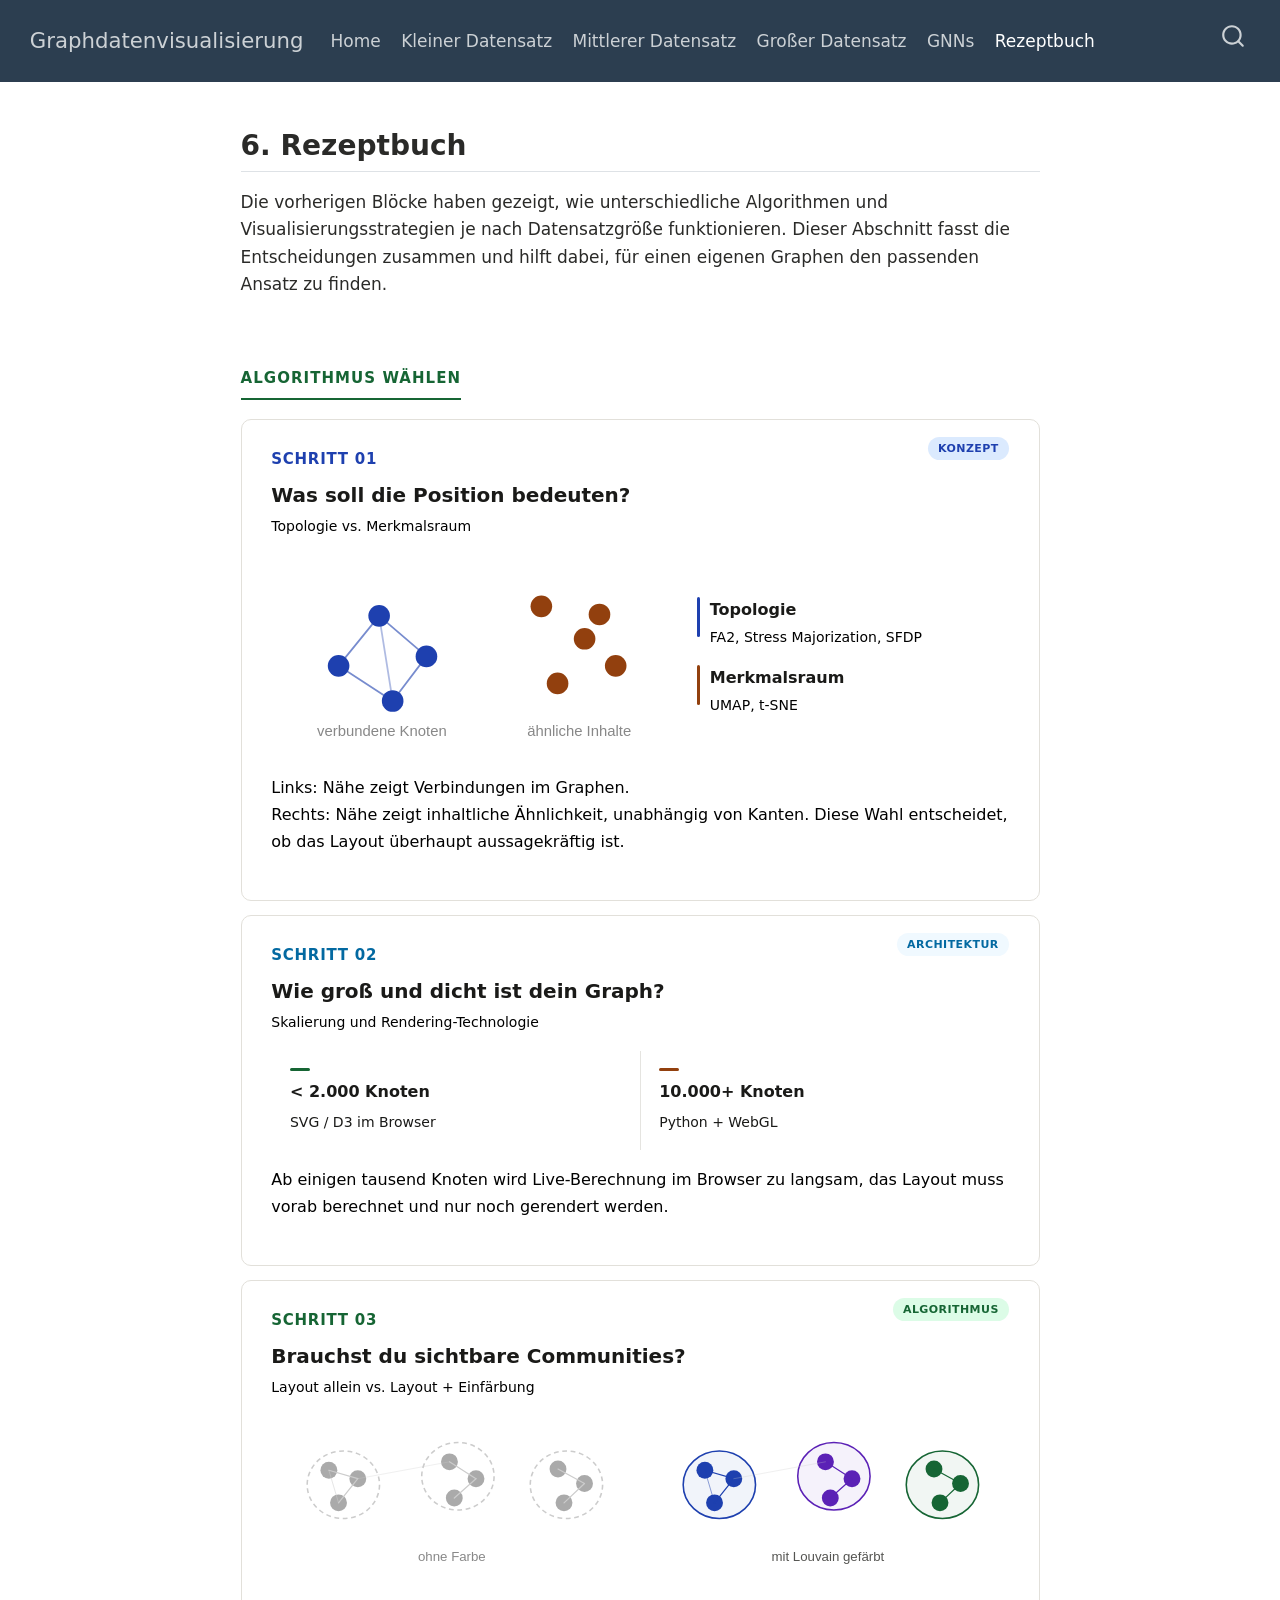
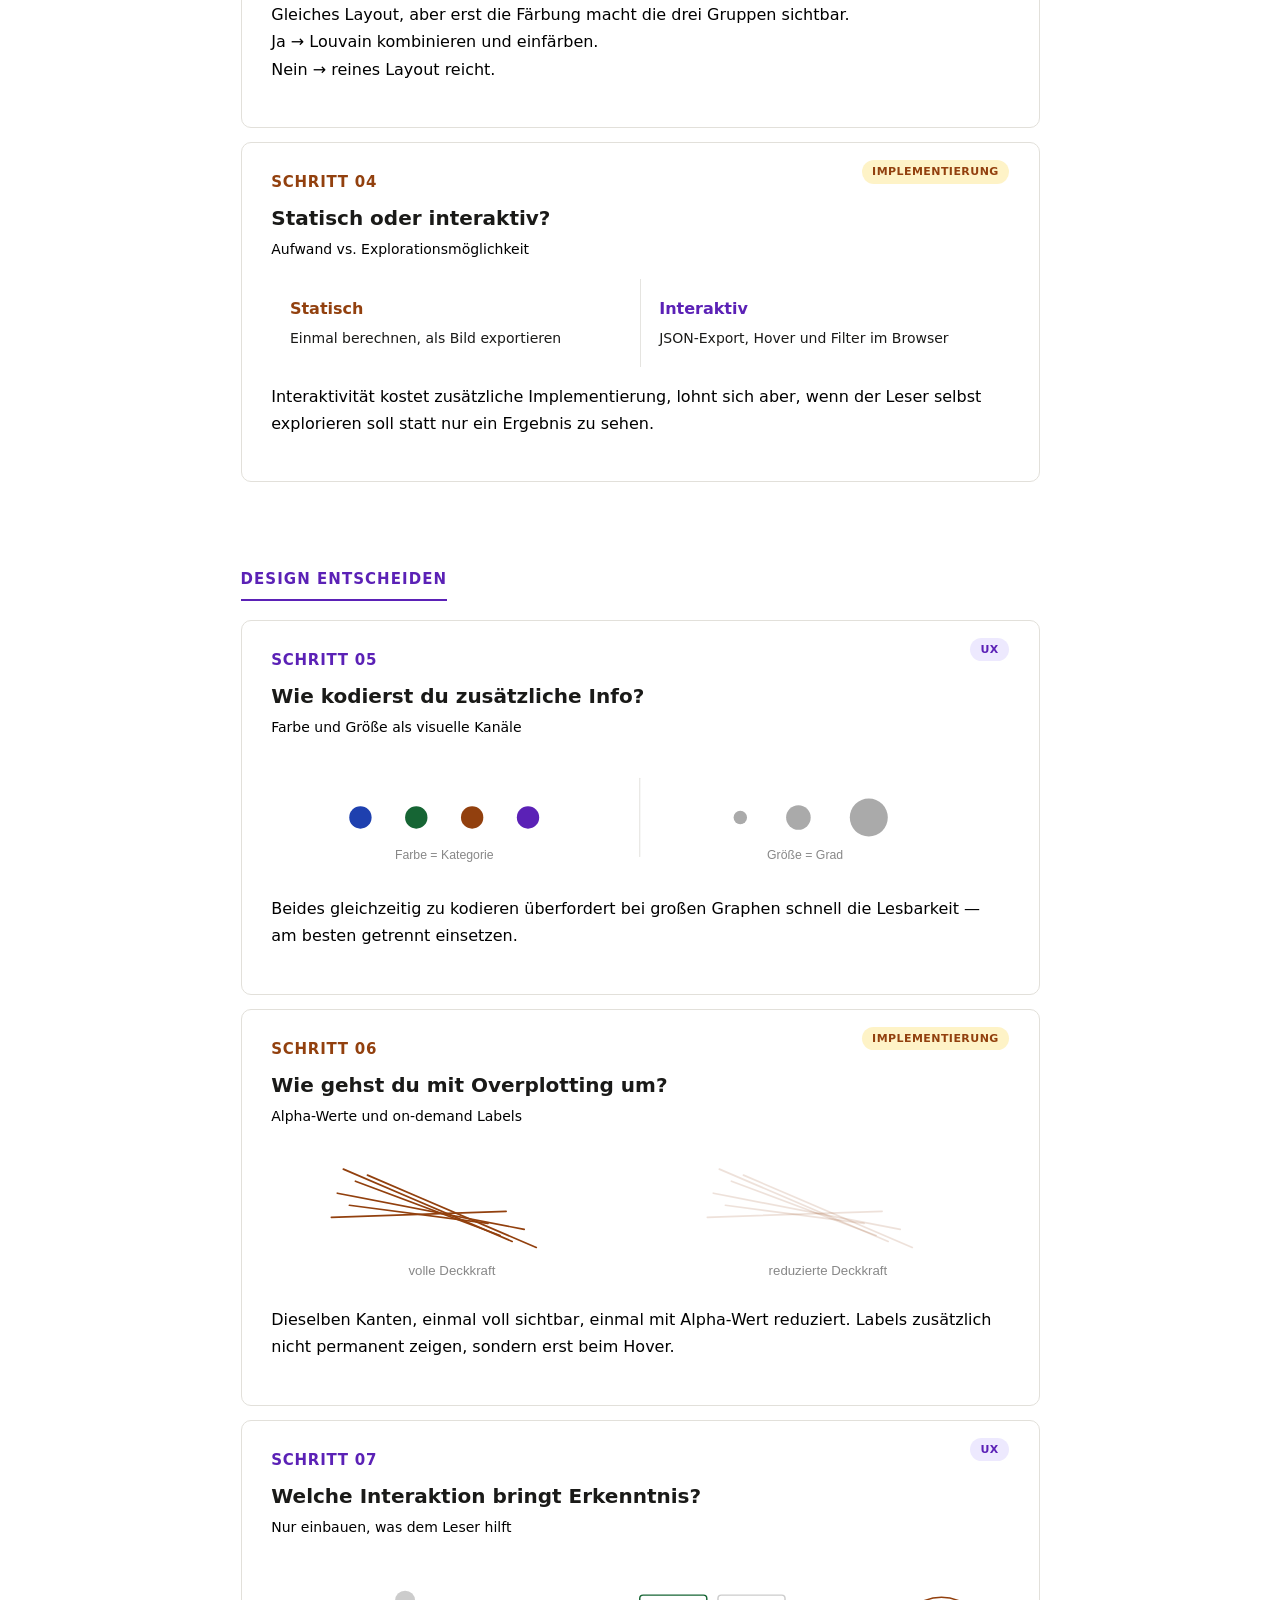
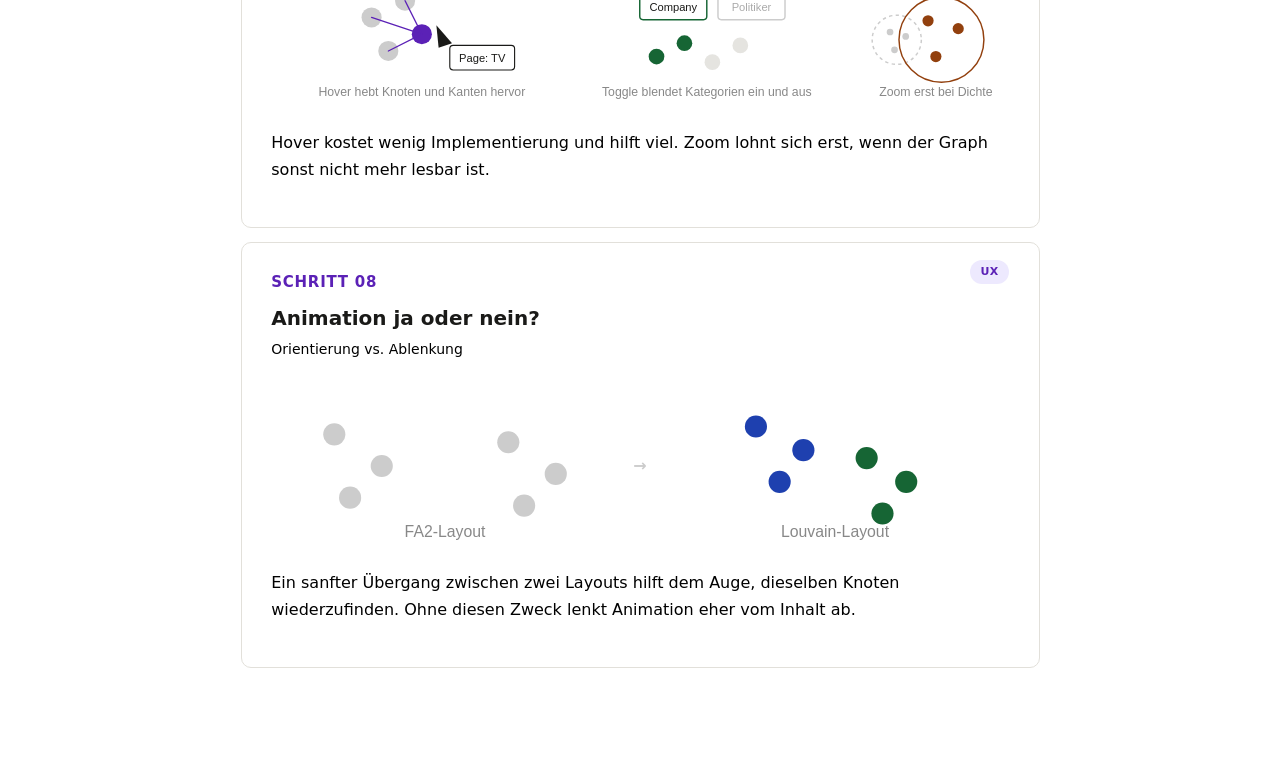
<file: cookbook.html>
<!DOCTYPE html>
<html xmlns="http://www.w3.org/1999/xhtml" lang="en" xml:lang="en"><head>

<meta charset="utf-8">
<meta name="generator" content="quarto-1.9.38">

<meta name="viewport" content="width=device-width, initial-scale=1.0, user-scalable=yes">


<title>cookbook – Graphdatenvisualisierung</title>
<style>
/* Default styles provided by pandoc.
** See https://pandoc.org/MANUAL.html#variables-for-html for config info.
*/
code{white-space: pre-wrap;}
span.smallcaps{font-variant: small-caps;}
div.columns{display: flex; gap: min(4vw, 1.5em);}
div.column{flex: auto; overflow-x: auto;}
div.hanging-indent{margin-left: 1.5em; text-indent: -1.5em;}
ul.task-list{list-style: none;}
ul.task-list li input[type="checkbox"] {
  width: 0.8em;
  margin: 0 0.8em 0.2em -1em; /* quarto-specific, see https://github.com/quarto-dev/quarto-cli/issues/4556 */ 
  vertical-align: middle;
}
</style>


<script src="site_libs/quarto-nav/quarto-nav.js"></script>
<script src="site_libs/quarto-nav/headroom.min.js"></script>
<script src="site_libs/clipboard/clipboard.min.js"></script>
<script src="site_libs/quarto-search/autocomplete.umd.js"></script>
<script src="site_libs/quarto-search/fuse.min.js"></script>
<script src="site_libs/quarto-search/quarto-search.js"></script>
<meta name="quarto:offset" content="./">
<script src="site_libs/quarto-html/quarto.js" type="module"></script>
<script src="site_libs/quarto-html/tabsets/tabsets.js" type="module"></script>
<script src="site_libs/quarto-html/popper.min.js"></script>
<script src="site_libs/quarto-html/tippy.umd.min.js"></script>
<script src="site_libs/quarto-html/anchor.min.js"></script>
<link href="site_libs/quarto-html/tippy.css" rel="stylesheet">
<link href="site_libs/quarto-html/quarto-syntax-highlighting-15634bcf2e68342d4ad2dfa704d543f6.css" rel="stylesheet" id="quarto-text-highlighting-styles">
<script src="site_libs/bootstrap/bootstrap.min.js"></script>
<link href="site_libs/bootstrap/bootstrap-icons.css" rel="stylesheet">
<link href="site_libs/bootstrap/bootstrap-d42e3a450557161d5337326f150af9d1.min.css" rel="stylesheet" append-hash="true" id="quarto-bootstrap" data-mode="light">
<script id="quarto-search-options" type="application/json">{
  "location": "navbar",
  "copy-button": false,
  "collapse-after": 3,
  "panel-placement": "end",
  "type": "overlay",
  "limit": 50,
  "keyboard-shortcut": [
    "f",
    "/",
    "s"
  ],
  "show-item-context": false,
  "language": {
    "search-no-results-text": "No results",
    "search-matching-documents-text": "matching documents",
    "search-copy-link-title": "Copy link to search",
    "search-hide-matches-text": "Hide additional matches",
    "search-more-match-text": "more match in this document",
    "search-more-matches-text": "more matches in this document",
    "search-clear-button-title": "Clear",
    "search-text-placeholder": "",
    "search-detached-cancel-button-title": "Cancel",
    "search-submit-button-title": "Submit",
    "search-label": "Search"
  }
}</script>


<link rel="stylesheet" href="styles.css">
<link rel="stylesheet" href="custom.css">
</head>

<body class="nav-fixed fullcontent quarto-light">

<div id="quarto-search-results"></div>
  <header id="quarto-header" class="headroom fixed-top">
    <nav class="navbar navbar-expand-lg " data-bs-theme="dark">
      <div class="navbar-container container-fluid">
      <div class="navbar-brand-container mx-auto">
    <a class="navbar-brand" href="./index.html">
    <span class="navbar-title">Graphdatenvisualisierung</span>
    </a>
  </div>
            <div id="quarto-search" class="" title="Search"></div>
          <button class="navbar-toggler" type="button" data-bs-toggle="collapse" data-bs-target="#navbarCollapse" aria-controls="navbarCollapse" role="menu" aria-expanded="false" aria-label="Toggle navigation" onclick="if (window.quartoToggleHeadroom) { window.quartoToggleHeadroom(); }">
  <span class="navbar-toggler-icon"></span>
</button>
          <div class="collapse navbar-collapse" id="navbarCollapse">
            <ul class="navbar-nav navbar-nav-scroll me-auto">
  <li class="nav-item">
    <a class="nav-link" href="./index.html"> 
<span class="menu-text">Home</span></a>
  </li>  
  <li class="nav-item">
    <a class="nav-link" href="./small.html"> 
<span class="menu-text">Kleiner Datensatz</span></a>
  </li>  
  <li class="nav-item">
    <a class="nav-link" href="./medium.html"> 
<span class="menu-text">Mittlerer Datensatz</span></a>
  </li>  
  <li class="nav-item">
    <a class="nav-link" href="./big.html"> 
<span class="menu-text">Großer Datensatz</span></a>
  </li>  
  <li class="nav-item">
    <a class="nav-link" href="./gnn.html"> 
<span class="menu-text">GNNs</span></a>
  </li>  
  <li class="nav-item">
    <a class="nav-link active" href="./cookbook.html" aria-current="page"> 
<span class="menu-text">Rezeptbuch</span></a>
  </li>  
</ul>
          </div> <!-- /navcollapse -->
            <div class="quarto-navbar-tools">
</div>
      </div> <!-- /container-fluid -->
    </nav>
</header>
<!-- content -->
<div id="quarto-content" class="quarto-container page-columns page-rows-contents page-layout-article page-navbar">
<!-- sidebar -->
<!-- margin-sidebar -->
    
<!-- main -->
<main class="content" id="quarto-document-content"><header id="title-block-header" class="quarto-title-block"></header>




<section id="rezeptbuch" class="level2">
<h2 class="anchored" data-anchor-id="rezeptbuch">6. Rezeptbuch</h2>
<p>Die vorherigen Blöcke haben gezeigt, wie unterschiedliche Algorithmen und Visualisierungsstrategien je nach Datensatzgröße funktionieren. Dieser Abschnitt fasst die Entscheidungen zusammen und hilft dabei, für einen eigenen Graphen den passenden Ansatz zu finden.</p>
<style>
.rzb-label {
  font-size: 15px;
  font-weight: 700;
  text-transform: uppercase;
  letter-spacing: 0.07em;
  margin: 3rem 0 1.1rem;
  padding-bottom: 8px;
  border-bottom: 2px solid;
  display: inline-block;
}
.rzb-stack {
  display: flex;
  flex-direction: column;
  gap: 14px;
  margin-bottom: 2rem;
}
.rzb-card {
  border: 1px solid #e2e0da;
  border-radius: 10px;
  background: #fff;
  padding: 1.6rem 1.75rem;
  position: relative;
}
.rzb-head {
  display: flex;
  align-items: center;
  gap: 10px;
  margin-bottom: 8px;
}
.rzb-num {
  font-size: 15px;
  font-weight: 700;
  letter-spacing: 0.05em;
  text-transform: uppercase;
  margin: 0;
}
.rzb-tag {
  font-size: 11px;
  font-weight: 700;
  text-transform: uppercase;
  letter-spacing: 0.04em;
  padding: 3px 10px;
  border-radius: 999px;
  display: inline-block;
  position: absolute;
  top: 1rem;
  right: 1.75rem;
}
.tag-konzept{background:#dbeafe;color:#1e40af}
.tag-algo{background:#dcfce7;color:#166534}
.tag-impl{background:#fef3c7;color:#92400e}
.tag-ux{background:#ede9fe;color:#5b21b6}
.tag-arch{background:#f0f9ff;color:#0369a1}
.rzb-title {
  font-size: 20px;
  font-weight: 600;
  margin: 0 0 4px;
  color: #1a1a18;
}
.rzb-sub {
  font-size: 14px;
  color: #000000;
  margin: 0 0 18px;
}
.rzb-note {
  font-size: 16px;
  color: #000000;
  line-height: 1.7;
  margin-top: 16px;
}
.rzb-svg {
  display: block;
  background: #fff;
}
.rzb-grid2 {
  display: grid;
  grid-template-columns: 1fr 1fr;
  gap: 1px;
  background: #e5e4e0;
}
.rzb-grid2 > div {
  background: #fff;
  padding: 1rem 1.1rem;
}
.rzb-bar {
  width: 20px;
  height: 3px;
  border-radius: 2px;
  margin-bottom: 8px;
}
</style>

<p class="rzb-label" style="color:#166534; border-color:#166534;">Algorithmus wählen</p>
<div class="rzb-stack">

<div class="rzb-card">
  <div class="rzb-head">
    <p class="rzb-num" style="color:#1e40af;">Schritt 01</p>
    <span class="tag-konzept rzb-tag">Konzept</span>
  </div>
  <p class="rzb-title">Was soll die Position bedeuten?</p>
  <p class="rzb-sub">Topologie vs. Merkmalsraum</p>
  <div style="display: grid; grid-template-columns: 1.3fr 1fr; gap: 20px; align-items: center;">
    <svg width="100%" viewbox="0 0 300 150" class="rzb-svg">
      <line x1="80" y1="45" x2="50" y2="82" stroke="#1e40af" stroke-width="1.3" opacity="0.6"></line>
      <line x1="80" y1="45" x2="115" y2="75" stroke="#1e40af" stroke-width="1.3" opacity="0.6"></line>
      <line x1="50" y1="82" x2="90" y2="108" stroke="#1e40af" stroke-width="1.3" opacity="0.6"></line>
      <line x1="115" y1="75" x2="90" y2="108" stroke="#1e40af" stroke-width="1.3" opacity="0.6"></line>
      <line x1="80" y1="45" x2="90" y2="108" stroke="#1e40af" stroke-width="1.3" opacity="0.35"></line>
      <circle cx="80" cy="45" r="8" fill="#1e40af"></circle>
      <circle cx="50" cy="82" r="8" fill="#1e40af"></circle>
      <circle cx="115" cy="75" r="8" fill="#1e40af"></circle>
      <circle cx="90" cy="108" r="8" fill="#1e40af"></circle>
      <circle cx="200" cy="38" r="8" fill="#92400e"></circle>
      <circle cx="232" cy="62" r="8" fill="#92400e"></circle>
      <circle cx="212" cy="95" r="8" fill="#92400e"></circle>
      <circle cx="255" cy="82" r="8" fill="#92400e"></circle>
      <circle cx="243" cy="44" r="8" fill="#92400e"></circle>
      <text x="82" y="134" text-anchor="middle" font-size="11" fill="#888" font-family="Arial, sans-serif">verbundene Knoten</text>
      <text x="228" y="134" text-anchor="middle" font-size="11" fill="#888" font-family="Arial, sans-serif">ähnliche Inhalte</text>
    </svg>
    <div style="display: flex; flex-direction: column; gap: 16px;">
      <div style="display: flex; align-items: flex-start; gap: 10px;">
        <div style="width: 3px; height: 40px; background: #1e40af; border-radius: 2px; flex-shrink: 0;"></div>
        <div>
          <p style="margin: 0; font-size: 16px; font-weight: 600; color: #1a1a18;">Topologie</p>
          <p style="margin: 4px 0 0; font-size: 14px; color: #000000;">FA2, Stress Majorization, SFDP</p>
        </div>
      </div>
      <div style="display: flex; align-items: flex-start; gap: 10px;">
        <div style="width: 3px; height: 40px; background: #92400e; border-radius: 2px; flex-shrink: 0;"></div>
        <div>
          <p style="margin: 0; font-size: 16px; font-weight: 600; color: #1a1a18;">Merkmalsraum</p>
          <p style="margin: 4px 0 0; font-size: 14px; color: #000000;">UMAP, t-SNE</p>
        </div>
      </div>
    </div>
  </div>
  <p class="rzb-note">Links: Nähe zeigt Verbindungen im Graphen. <br> Rechts: Nähe zeigt inhaltliche Ähnlichkeit, unabhängig von Kanten. Diese Wahl entscheidet, ob das Layout überhaupt aussagekräftig ist.</p>
</div>

<div class="rzb-card">
  <div class="rzb-head">
    <p class="rzb-num" style="color:#0369a1;">Schritt 02</p>
    <span class="tag-arch rzb-tag">Architektur</span>
  </div>
  <p class="rzb-title">Wie groß und dicht ist dein Graph?</p>
  <p class="rzb-sub">Skalierung und Rendering-Technologie</p>
  <div class="rzb-grid2">
    <div>
      <div class="rzb-bar" style="background:#166534;"></div>
      <p style="margin:0; font-size:16px; font-weight:600; color:#1a1a18;">&lt; 2.000 Knoten</p>
      <p style="margin:6px 0 0; font-size:14px; color:#1a1a18;">SVG / D3 im Browser</p>
    </div>
    <div>
      <div class="rzb-bar" style="background:#92400e;"></div>
      <p style="margin:0; font-size:16px; font-weight:600; color:#1a1a18;">10.000+ Knoten</p>
      <p style="margin:6px 0 0; font-size:14px; color:#1a1a18;">Python + WebGL</p>
    </div>
  </div>
  <p class="rzb-note">Ab einigen tausend Knoten wird Live-Berechnung im Browser zu langsam, das Layout muss vorab berechnet und nur noch gerendert werden.</p>
</div>

<div class="rzb-card">
  <div class="rzb-head">
    <p class="rzb-num" style="color:#166534;">Schritt 03</p>
    <span class="tag-algo rzb-tag">Algorithmus</span>
  </div>
  <p class="rzb-title">Brauchst du sichtbare Communities?</p>
  <p class="rzb-sub">Layout allein vs. Layout + Einfärbung</p>
  <div style="display: grid; grid-template-columns: 1fr 1fr; gap: 14px;">
    <svg width="100%" viewbox="0 0 300 140" class="rzb-svg">
      <ellipse cx="60" cy="57" rx="30" ry="28" fill="none" stroke="#ccc" stroke-width="1.3" stroke-dasharray="4 3"></ellipse>
      <circle cx="48" cy="45" r="7" fill="#aaa"></circle>
      <circle cx="72" cy="52" r="7" fill="#aaa"></circle>
      <circle cx="56" cy="72" r="7" fill="#aaa"></circle>
      <line x1="48" y1="45" x2="72" y2="52" stroke="#ccc" stroke-width="1"></line>
      <line x1="72" y1="52" x2="56" y2="72" stroke="#ccc" stroke-width="1"></line>
      <line x1="48" y1="45" x2="56" y2="72" stroke="#ccc" stroke-width="0.8" opacity="0.5"></line>
      <ellipse cx="155" cy="50" rx="30" ry="28" fill="none" stroke="#ccc" stroke-width="1.3" stroke-dasharray="4 3"></ellipse>
      <circle cx="148" cy="38" r="7" fill="#aaa"></circle>
      <circle cx="170" cy="52" r="7" fill="#aaa"></circle>
      <circle cx="152" cy="68" r="7" fill="#aaa"></circle>
      <line x1="148" y1="38" x2="170" y2="52" stroke="#ccc" stroke-width="1"></line>
      <line x1="170" y1="52" x2="152" y2="68" stroke="#ccc" stroke-width="1"></line>
      <ellipse cx="245" cy="57" rx="30" ry="28" fill="none" stroke="#ccc" stroke-width="1.3" stroke-dasharray="4 3"></ellipse>
      <circle cx="238" cy="44" r="7" fill="#aaa"></circle>
      <circle cx="260" cy="56" r="7" fill="#aaa"></circle>
      <circle cx="243" cy="72" r="7" fill="#aaa"></circle>
      <line x1="238" y1="44" x2="260" y2="56" stroke="#ccc" stroke-width="1"></line>
      <line x1="260" y1="56" x2="243" y2="72" stroke="#ccc" stroke-width="1"></line>
      <line x1="72" y1="52" x2="148" y2="38" stroke="#ccc" stroke-width="0.8" opacity="0.3"></line>
      <text x="150" y="120" text-anchor="middle" font-size="11" fill="#888" font-family="Arial, sans-serif">ohne Farbe</text>
    </svg>
    <svg width="100%" viewbox="0 0 300 140" class="rzb-svg">
      <ellipse cx="60" cy="57" rx="30" ry="28" fill="rgba(30,64,175,0.06)" stroke="#1e40af" stroke-width="1.3"></ellipse>
      <circle cx="48" cy="45" r="7" fill="#1e40af"></circle>
      <circle cx="72" cy="52" r="7" fill="#1e40af"></circle>
      <circle cx="56" cy="72" r="7" fill="#1e40af"></circle>
      <line x1="48" y1="45" x2="72" y2="52" stroke="#1e40af" stroke-width="1"></line>
      <line x1="72" y1="52" x2="56" y2="72" stroke="#1e40af" stroke-width="1"></line>
      <line x1="48" y1="45" x2="56" y2="72" stroke="#1e40af" stroke-width="0.8" opacity="0.5"></line>
      <ellipse cx="155" cy="50" rx="30" ry="28" fill="rgba(91,33,182,0.06)" stroke="#5b21b6" stroke-width="1.3"></ellipse>
      <circle cx="148" cy="38" r="7" fill="#5b21b6"></circle>
      <circle cx="170" cy="52" r="7" fill="#5b21b6"></circle>
      <circle cx="152" cy="68" r="7" fill="#5b21b6"></circle>
      <line x1="148" y1="38" x2="170" y2="52" stroke="#5b21b6" stroke-width="1"></line>
      <line x1="170" y1="52" x2="152" y2="68" stroke="#5b21b6" stroke-width="1"></line>
      <ellipse cx="245" cy="57" rx="30" ry="28" fill="rgba(22,101,52,0.06)" stroke="#166534" stroke-width="1.3"></ellipse>
      <circle cx="238" cy="44" r="7" fill="#166534"></circle>
      <circle cx="260" cy="56" r="7" fill="#166534"></circle>
      <circle cx="243" cy="72" r="7" fill="#166534"></circle>
      <line x1="238" y1="44" x2="260" y2="56" stroke="#166534" stroke-width="1"></line>
      <line x1="260" y1="56" x2="243" y2="72" stroke="#166534" stroke-width="1"></line>
      <line x1="72" y1="52" x2="148" y2="38" stroke="#ccc" stroke-width="0.8" opacity="0.3"></line>
      <text x="150" y="120" text-anchor="middle" font-size="11" fill="#555552" font-family="Arial, sans-serif">mit Louvain gefärbt</text>
    </svg>
  </div>
  <p class="rzb-note">Gleiches Layout, aber erst die Färbung macht die drei Gruppen sichtbar.<br> Ja → Louvain kombinieren und einfärben. <br>Nein → reines Layout reicht.</p>
</div>

<div class="rzb-card">
  <div class="rzb-head">
    <p class="rzb-num" style="color:#92400e;">Schritt 04</p>
    <span class="tag-impl rzb-tag">Implementierung</span>
  </div>
  <p class="rzb-title">Statisch oder interaktiv?</p>
  <p class="rzb-sub">Aufwand vs. Explorationsmöglichkeit</p>
  <div class="rzb-grid2">
    <div>
      <p style="margin:0; font-size:16px; font-weight:600; color:#92400e;">Statisch</p>
      <p style="margin:6px 0 0; font-size:14px; color:#1a1a18;">Einmal berechnen, als Bild exportieren</p>
    </div>
    <div>
      <p style="margin:0; font-size:16px; font-weight:600; color:#5b21b6;">Interaktiv</p>
      <p style="margin:6px 0 0; font-size:14px; color:#1a1a18;">JSON-Export, Hover und Filter im Browser</p>
    </div>
  </div>
  <p class="rzb-note">Interaktivität kostet zusätzliche Implementierung, lohnt sich aber, wenn der Leser selbst explorieren soll statt nur ein Ergebnis zu sehen.</p>
</div>

</div>

<p class="rzb-label" style="color:#5b21b6; border-color:#5b21b6;">Design entscheiden</p>
<div class="rzb-stack">

<div class="rzb-card">
  <div class="rzb-head">
    <p class="rzb-num" style="color:#5b21b6;">Schritt 05</p>
    <span class="tag-ux rzb-tag">UX</span>
  </div>
  <p class="rzb-title">Wie kodierst du zusätzliche Info?</p>
  <p class="rzb-sub">Farbe und Größe als visuelle Kanäle</p>
  <svg width="100%" viewbox="0 0 660 110" class="rzb-svg">
    <circle cx="80" cy="55" r="10" fill="#1e40af"></circle>
    <circle cx="130" cy="55" r="10" fill="#166534"></circle>
    <circle cx="180" cy="55" r="10" fill="#92400e"></circle>
    <circle cx="230" cy="55" r="10" fill="#5b21b6"></circle>
    <text x="155" y="92" text-anchor="middle" font-size="11" fill="#888" font-family="Arial, sans-serif">Farbe = Kategorie</text>
    <line x1="330" y1="20" x2="330" y2="90" stroke="#e5e4e0" stroke-width="1"></line>
    <circle cx="420" cy="55" r="6" fill="#aaa"></circle>
    <circle cx="472" cy="55" r="11" fill="#aaa"></circle>
    <circle cx="535" cy="55" r="17" fill="#aaa"></circle>
    <text x="478" y="92" text-anchor="middle" font-size="11" fill="#888" font-family="Arial, sans-serif">Größe = Grad</text>
  </svg>
  <p class="rzb-note">Beides gleichzeitig zu kodieren überfordert bei großen Graphen schnell die Lesbarkeit — am besten getrennt einsetzen.</p>
</div>

<div class="rzb-card">
  <div class="rzb-head">
    <p class="rzb-num" style="color:#92400e;">Schritt 06</p>
    <span class="tag-impl rzb-tag">Implementierung</span>
  </div>
  <p class="rzb-title">Wie gehst du mit Overplotting um?</p>
  <p class="rzb-sub">Alpha-Werte und on-demand Labels</p>
  <div style="display: grid; grid-template-columns: 1fr 1fr; gap: 14px;">
    <svg width="100%" viewbox="0 0 300 120" class="rzb-svg">
      <line x1="60" y1="20" x2="200" y2="80" stroke="#92400e" stroke-width="1.4" opacity="1"></line>
      <line x1="70" y1="30" x2="190" y2="75" stroke="#92400e" stroke-width="1.4" opacity="1"></line>
      <line x1="55" y1="40" x2="210" y2="70" stroke="#92400e" stroke-width="1.4" opacity="1"></line>
      <line x1="65" y1="50" x2="180" y2="65" stroke="#92400e" stroke-width="1.4" opacity="1"></line>
      <line x1="80" y1="25" x2="220" y2="85" stroke="#92400e" stroke-width="1.4" opacity="1"></line>
      <line x1="50" y1="60" x2="195" y2="55" stroke="#92400e" stroke-width="1.4" opacity="1"></line>
      <text x="150" y="108" text-anchor="middle" font-size="11" fill="#888" font-family="Arial, sans-serif">volle Deckkraft</text>
    </svg>
    <svg width="100%" viewbox="0 0 300 120" class="rzb-svg">
      <line x1="60" y1="20" x2="200" y2="80" stroke="#92400e" stroke-width="1.4" opacity="0.15"></line>
      <line x1="70" y1="30" x2="190" y2="75" stroke="#92400e" stroke-width="1.4" opacity="0.15"></line>
      <line x1="55" y1="40" x2="210" y2="70" stroke="#92400e" stroke-width="1.4" opacity="0.15"></line>
      <line x1="65" y1="50" x2="180" y2="65" stroke="#92400e" stroke-width="1.4" opacity="0.15"></line>
      <line x1="80" y1="25" x2="220" y2="85" stroke="#92400e" stroke-width="1.4" opacity="0.15"></line>
      <line x1="50" y1="60" x2="195" y2="55" stroke="#92400e" stroke-width="1.4" opacity="0.15"></line>
      <text x="150" y="108" text-anchor="middle" font-size="11" fill="#888" font-family="Arial, sans-serif">reduzierte Deckkraft</text>
    </svg>
  </div>
  <p class="rzb-note">Dieselben Kanten, einmal voll sichtbar, einmal mit Alpha-Wert reduziert. Labels zusätzlich nicht permanent zeigen, sondern erst beim Hover.</p>
</div>

<div class="rzb-card">
  <div class="rzb-head">
    <p class="rzb-num" style="color:#5b21b6;">Schritt 07</p>
    <span class="tag-ux rzb-tag">UX</span>
  </div>
  <p class="rzb-title">Welche Interaktion bringt Erkenntnis?</p>
  <p class="rzb-sub">Nur einbauen, was dem Leser hilft</p>
  <svg width="100%" viewbox="0 0 660 140" class="rzb-svg">
    <circle cx="90" cy="55" r="9" fill="#ccc"></circle>
    <circle cx="120" cy="40" r="9" fill="#ccc"></circle>
    <circle cx="135" cy="70" r="9" fill="#5b21b6"></circle>
    <circle cx="105" cy="85" r="9" fill="#ccc"></circle>
    <line x1="135" y1="70" x2="90" y2="55" stroke="#5b21b6" stroke-width="1.2"></line>
    <line x1="135" y1="70" x2="120" y2="40" stroke="#5b21b6" stroke-width="1.2"></line>
    <line x1="135" y1="70" x2="105" y2="85" stroke="#5b21b6" stroke-width="1.2"></line>
    <path d="M148 62 L162 78 L150 82 Z" fill="#1a1a18"></path>
    <rect x="160" y="80" width="58" height="22" rx="3" fill="#fff" stroke="#1a1a18" stroke-width="1"></rect>
    <text x="189" y="95" text-anchor="middle" font-size="10" fill="#1a1a18" font-family="Arial, sans-serif">Page: TV</text>
    <text x="135" y="125" text-anchor="middle" font-size="11" fill="#888" font-family="Arial, sans-serif">Hover hebt Knoten und Kanten hervor</text>

    <rect x="330" y="35" width="60" height="22" rx="3" fill="#fff" stroke="#166534" stroke-width="1.3"></rect>
    <text x="360" y="49" text-anchor="middle" font-size="10" fill="#1a1a18" font-family="Arial, sans-serif">Company</text>
    <rect x="400" y="35" width="60" height="22" rx="3" fill="#fff" stroke="#ccc" stroke-width="1.3"></rect>
    <text x="430" y="49" text-anchor="middle" font-size="10" fill="#aaa" font-family="Arial, sans-serif">Politiker</text>
    <circle cx="345" cy="90" r="7" fill="#166534"></circle>
    <circle cx="370" cy="78" r="7" fill="#166534"></circle>
    <circle cx="395" cy="95" r="7" fill="#e5e4e0"></circle>
    <circle cx="420" cy="80" r="7" fill="#e5e4e0"></circle>
    <text x="390" y="125" text-anchor="middle" font-size="11" fill="#888" font-family="Arial, sans-serif">Toggle blendet Kategorien ein und aus</text>

    <circle cx="560" cy="75" r="22" fill="none" stroke="#ccc" stroke-width="1.3" stroke-dasharray="3 3"></circle>
    <circle cx="554" cy="68" r="3" fill="#ccc"></circle>
    <circle cx="568" cy="72" r="3" fill="#ccc"></circle>
    <circle cx="558" cy="84" r="3" fill="#ccc"></circle>
    <circle cx="600" cy="75" r="38" fill="none" stroke="#92400e" stroke-width="1.3"></circle>
    <circle cx="588" cy="58" r="5" fill="#92400e"></circle>
    <circle cx="615" cy="65" r="5" fill="#92400e"></circle>
    <circle cx="595" cy="90" r="5" fill="#92400e"></circle>
    <text x="595" y="125" text-anchor="middle" font-size="11" fill="#888" font-family="Arial, sans-serif">Zoom erst bei  Dichte</text>
  </svg>
  <p class="rzb-note">Hover kostet wenig Implementierung und hilft viel. Zoom lohnt sich erst, wenn der Graph sonst nicht mehr lesbar ist.</p>
</div>

<div class="rzb-card">
  <div class="rzb-head">
    <p class="rzb-num" style="color:#5b21b6;">Schritt 08</p>
    <span class="tag-ux rzb-tag">UX</span>
  </div>
  <p class="rzb-title">Animation ja oder nein?</p>
  <p class="rzb-sub">Orientierung vs. Ablenkung</p>
  <div style="display: grid; grid-template-columns: 1fr auto 1fr; align-items: center; gap: 14px;">
    <svg width="100%" viewbox="0 0 220 110" class="rzb-svg">
      <circle cx="40" cy="35" r="7" fill="#ccc"></circle>
      <circle cx="70" cy="55" r="7" fill="#ccc"></circle>
      <circle cx="50" cy="75" r="7" fill="#ccc"></circle>
      <circle cx="150" cy="40" r="7" fill="#ccc"></circle>
      <circle cx="180" cy="60" r="7" fill="#ccc"></circle>
      <circle cx="160" cy="80" r="7" fill="#ccc"></circle>
      <text x="110" y="100" text-anchor="middle" font-size="10" fill="#888" font-family="Arial, sans-serif">FA2-Layout</text>
    </svg>
    <span style="font-size: 16px; color: #ccc; font-weight: 700;">→</span>
    <svg width="100%" viewbox="0 0 220 110" class="rzb-svg">
      <circle cx="60" cy="30" r="7" fill="#1e40af"></circle>
      <circle cx="90" cy="45" r="7" fill="#1e40af"></circle>
      <circle cx="75" cy="65" r="7" fill="#1e40af"></circle>
      <circle cx="130" cy="50" r="7" fill="#166534"></circle>
      <circle cx="155" cy="65" r="7" fill="#166534"></circle>
      <circle cx="140" cy="85" r="7" fill="#166534"></circle>
      <text x="110" y="100" text-anchor="middle" font-size="10" fill="#888" font-family="Arial, sans-serif">Louvain-Layout</text>
    </svg>
  </div>
  <p class="rzb-note">Ein sanfter Übergang zwischen zwei Layouts hilft dem Auge, dieselben Knoten wiederzufinden. Ohne diesen Zweck lenkt Animation eher vom Inhalt ab.</p>
</div>

</div>


</section>

</main> <!-- /main -->
<script id="quarto-html-after-body" type="application/javascript">
  window.document.addEventListener("DOMContentLoaded", function (event) {
    const icon = "";
    const anchorJS = new window.AnchorJS();
    anchorJS.options = {
      placement: 'right',
      icon: icon
    };
    anchorJS.add('.anchored');
    const isCodeAnnotation = (el) => {
      for (const clz of el.classList) {
        if (clz.startsWith('code-annotation-')) {                     
          return true;
        }
      }
      return false;
    }
    const onCopySuccess = function(e) {
      // button target
      const button = e.trigger;
      // don't keep focus
      button.blur();
      // flash "checked"
      button.classList.add('code-copy-button-checked');
      var currentTitle = button.getAttribute("title");
      button.setAttribute("title", "Copied!");
      let tooltip;
      if (window.bootstrap) {
        button.setAttribute("data-bs-toggle", "tooltip");
        button.setAttribute("data-bs-placement", "left");
        button.setAttribute("data-bs-title", "Copied!");
        tooltip = new bootstrap.Tooltip(button, 
          { trigger: "manual", 
            customClass: "code-copy-button-tooltip",
            offset: [0, -8]});
        tooltip.show();    
      }
      setTimeout(function() {
        if (tooltip) {
          tooltip.hide();
          button.removeAttribute("data-bs-title");
          button.removeAttribute("data-bs-toggle");
          button.removeAttribute("data-bs-placement");
        }
        button.setAttribute("title", currentTitle);
        button.classList.remove('code-copy-button-checked');
      }, 1000);
      // clear code selection
      e.clearSelection();
    }
    const getTextToCopy = function(trigger) {
      const outerScaffold = trigger.parentElement.cloneNode(true);
      const codeEl = outerScaffold.querySelector('code');
      for (const childEl of codeEl.children) {
        if (isCodeAnnotation(childEl)) {
          childEl.remove();
        }
      }
      return codeEl.innerText;
    }
    const clipboard = new window.ClipboardJS('.code-copy-button:not([data-in-quarto-modal])', {
      text: getTextToCopy
    });
    clipboard.on('success', onCopySuccess);
    if (window.document.getElementById('quarto-embedded-source-code-modal')) {
      const clipboardModal = new window.ClipboardJS('.code-copy-button[data-in-quarto-modal]', {
        text: getTextToCopy,
        container: window.document.getElementById('quarto-embedded-source-code-modal')
      });
      clipboardModal.on('success', onCopySuccess);
    }
      var localhostRegex = new RegExp(/^(?:http|https):\/\/localhost\:?[0-9]*\//);
      var mailtoRegex = new RegExp(/^mailto:/);
        var filterRegex = new RegExp("https:\/\/VC10-Graphdatenvisualisierung\.github\.io\/graphdatenvisualisierung\/");
      var isInternal = (href) => {
          return filterRegex.test(href) || localhostRegex.test(href) || mailtoRegex.test(href);
      }
      // Inspect non-navigation links and adorn them if external
     var links = window.document.querySelectorAll('a[href]:not(.nav-link):not(.navbar-brand):not(.toc-action):not(.sidebar-link):not(.sidebar-item-toggle):not(.pagination-link):not(.no-external):not([aria-hidden]):not(.dropdown-item):not(.quarto-navigation-tool):not(.about-link)');
      for (var i=0; i<links.length; i++) {
        const link = links[i];
        if (!isInternal(link.href)) {
          // undo the damage that might have been done by quarto-nav.js in the case of
          // links that we want to consider external
          if (link.dataset.originalHref !== undefined) {
            link.href = link.dataset.originalHref;
          }
        }
      }
    function tippyHover(el, contentFn, onTriggerFn, onUntriggerFn) {
      const config = {
        allowHTML: true,
        maxWidth: 500,
        delay: 100,
        arrow: false,
        appendTo: function(el) {
            return el.parentElement;
        },
        interactive: true,
        interactiveBorder: 10,
        theme: 'quarto',
        placement: 'bottom-start',
      };
      if (contentFn) {
        config.content = contentFn;
      }
      if (onTriggerFn) {
        config.onTrigger = onTriggerFn;
      }
      if (onUntriggerFn) {
        config.onUntrigger = onUntriggerFn;
      }
      window.tippy(el, config); 
    }
    const noterefs = window.document.querySelectorAll('a[role="doc-noteref"]');
    for (var i=0; i<noterefs.length; i++) {
      const ref = noterefs[i];
      tippyHover(ref, function() {
        // use id or data attribute instead here
        let href = ref.getAttribute('data-footnote-href') || ref.getAttribute('href');
        try { href = new URL(href).hash; } catch {}
        const id = href.replace(/^#\/?/, "");
        const note = window.document.getElementById(id);
        if (note) {
          return note.innerHTML;
        } else {
          return "";
        }
      });
    }
    const xrefs = window.document.querySelectorAll('a.quarto-xref');
    const processXRef = (id, note) => {
      // Strip column container classes
      const stripColumnClz = (el) => {
        el.classList.remove("page-full", "page-columns");
        if (el.children) {
          for (const child of el.children) {
            stripColumnClz(child);
          }
        }
      }
      stripColumnClz(note)
      if (id === null || id.startsWith('sec-')) {
        // Special case sections, only their first couple elements
        const container = document.createElement("div");
        if (note.children && note.children.length > 2) {
          container.appendChild(note.children[0].cloneNode(true));
          for (let i = 1; i < note.children.length; i++) {
            const child = note.children[i];
            if (child.tagName === "P" && child.innerText === "") {
              continue;
            } else {
              container.appendChild(child.cloneNode(true));
              break;
            }
          }
          if (window.Quarto?.typesetMath) {
            window.Quarto.typesetMath(container);
          }
          return container.innerHTML
        } else {
          if (window.Quarto?.typesetMath) {
            window.Quarto.typesetMath(note);
          }
          return note.innerHTML;
        }
      } else {
        // Remove any anchor links if they are present
        const anchorLink = note.querySelector('a.anchorjs-link');
        if (anchorLink) {
          anchorLink.remove();
        }
        if (window.Quarto?.typesetMath) {
          window.Quarto.typesetMath(note);
        }
        if (note.classList.contains("callout")) {
          return note.outerHTML;
        } else {
          return note.innerHTML;
        }
      }
    }
    for (var i=0; i<xrefs.length; i++) {
      const xref = xrefs[i];
      tippyHover(xref, undefined, function(instance) {
        instance.disable();
        let url = xref.getAttribute('href');
        let hash = undefined; 
        if (url.startsWith('#')) {
          hash = url;
        } else {
          try { hash = new URL(url).hash; } catch {}
        }
        if (hash) {
          const id = hash.replace(/^#\/?/, "");
          const note = window.document.getElementById(id);
          if (note !== null) {
            try {
              const html = processXRef(id, note.cloneNode(true));
              instance.setContent(html);
            } finally {
              instance.enable();
              instance.show();
            }
          } else {
            // See if we can fetch this
            fetch(url.split('#')[0])
            .then(res => res.text())
            .then(html => {
              const parser = new DOMParser();
              const htmlDoc = parser.parseFromString(html, "text/html");
              const note = htmlDoc.getElementById(id);
              if (note !== null) {
                const html = processXRef(id, note);
                instance.setContent(html);
              } 
            }).finally(() => {
              instance.enable();
              instance.show();
            });
          }
        } else {
          // See if we can fetch a full url (with no hash to target)
          // This is a special case and we should probably do some content thinning / targeting
          fetch(url)
          .then(res => res.text())
          .then(html => {
            const parser = new DOMParser();
            const htmlDoc = parser.parseFromString(html, "text/html");
            const note = htmlDoc.querySelector('main.content');
            if (note !== null) {
              // This should only happen for chapter cross references
              // (since there is no id in the URL)
              // remove the first header
              if (note.children.length > 0 && note.children[0].tagName === "HEADER") {
                note.children[0].remove();
              }
              const html = processXRef(null, note);
              instance.setContent(html);
            } 
          }).finally(() => {
            instance.enable();
            instance.show();
          });
        }
      }, function(instance) {
      });
    }
        let selectedAnnoteEl;
        const selectorForAnnotation = ( cell, annotation) => {
          let cellAttr = 'data-code-cell="' + cell + '"';
          let lineAttr = 'data-code-annotation="' +  annotation + '"';
          const selector = 'span[' + cellAttr + '][' + lineAttr + ']';
          return selector;
        }
        const selectCodeLines = (annoteEl) => {
          const doc = window.document;
          const targetCell = annoteEl.getAttribute("data-target-cell");
          const targetAnnotation = annoteEl.getAttribute("data-target-annotation");
          const annoteSpan = window.document.querySelector(selectorForAnnotation(targetCell, targetAnnotation));
          const lines = annoteSpan.getAttribute("data-code-lines").split(",");
          const lineIds = lines.map((line) => {
            return targetCell + "-" + line;
          })
          let top = null;
          let height = null;
          let parent = null;
          if (lineIds.length > 0) {
              //compute the position of the single el (top and bottom and make a div)
              const el = window.document.getElementById(lineIds[0]);
              top = el.offsetTop;
              height = el.offsetHeight;
              parent = el.parentElement.parentElement;
            if (lineIds.length > 1) {
              const lastEl = window.document.getElementById(lineIds[lineIds.length - 1]);
              const bottom = lastEl.offsetTop + lastEl.offsetHeight;
              height = bottom - top;
            }
            if (top !== null && height !== null && parent !== null) {
              // cook up a div (if necessary) and position it 
              let div = window.document.getElementById("code-annotation-line-highlight");
              if (div === null) {
                div = window.document.createElement("div");
                div.setAttribute("id", "code-annotation-line-highlight");
                div.style.position = 'absolute';
                parent.appendChild(div);
              }
              div.style.top = top - 2 + "px";
              div.style.height = height + 4 + "px";
              div.style.left = 0;
              let gutterDiv = window.document.getElementById("code-annotation-line-highlight-gutter");
              if (gutterDiv === null) {
                gutterDiv = window.document.createElement("div");
                gutterDiv.setAttribute("id", "code-annotation-line-highlight-gutter");
                gutterDiv.style.position = 'absolute';
                const codeCell = window.document.getElementById(targetCell);
                const gutter = codeCell.querySelector('.code-annotation-gutter');
                gutter.appendChild(gutterDiv);
              }
              gutterDiv.style.top = top - 2 + "px";
              gutterDiv.style.height = height + 4 + "px";
            }
            selectedAnnoteEl = annoteEl;
          }
        };
        const unselectCodeLines = () => {
          const elementsIds = ["code-annotation-line-highlight", "code-annotation-line-highlight-gutter"];
          elementsIds.forEach((elId) => {
            const div = window.document.getElementById(elId);
            if (div) {
              div.remove();
            }
          });
          selectedAnnoteEl = undefined;
        };
          // Handle positioning of the toggle
      window.addEventListener(
        "resize",
        throttle(() => {
          elRect = undefined;
          if (selectedAnnoteEl) {
            selectCodeLines(selectedAnnoteEl);
          }
        }, 10)
      );
      function throttle(fn, ms) {
      let throttle = false;
      let timer;
        return (...args) => {
          if(!throttle) { // first call gets through
              fn.apply(this, args);
              throttle = true;
          } else { // all the others get throttled
              if(timer) clearTimeout(timer); // cancel #2
              timer = setTimeout(() => {
                fn.apply(this, args);
                timer = throttle = false;
              }, ms);
          }
        };
      }
        // Attach click handler to the DT
        const annoteDls = window.document.querySelectorAll('dt[data-target-cell]');
        for (const annoteDlNode of annoteDls) {
          annoteDlNode.addEventListener('click', (event) => {
            const clickedEl = event.target;
            if (clickedEl !== selectedAnnoteEl) {
              unselectCodeLines();
              const activeEl = window.document.querySelector('dt[data-target-cell].code-annotation-active');
              if (activeEl) {
                activeEl.classList.remove('code-annotation-active');
              }
              selectCodeLines(clickedEl);
              clickedEl.classList.add('code-annotation-active');
            } else {
              // Unselect the line
              unselectCodeLines();
              clickedEl.classList.remove('code-annotation-active');
            }
          });
        }
    const findCites = (el) => {
      const parentEl = el.parentElement;
      if (parentEl) {
        const cites = parentEl.dataset.cites;
        if (cites) {
          return {
            el,
            cites: cites.split(' ')
          };
        } else {
          return findCites(el.parentElement)
        }
      } else {
        return undefined;
      }
    };
    var bibliorefs = window.document.querySelectorAll('a[role="doc-biblioref"]');
    for (var i=0; i<bibliorefs.length; i++) {
      const ref = bibliorefs[i];
      const citeInfo = findCites(ref);
      if (citeInfo) {
        tippyHover(citeInfo.el, function() {
          var popup = window.document.createElement('div');
          citeInfo.cites.forEach(function(cite) {
            var citeDiv = window.document.createElement('div');
            citeDiv.classList.add('hanging-indent');
            citeDiv.classList.add('csl-entry');
            var biblioDiv = window.document.getElementById('ref-' + cite);
            if (biblioDiv) {
              citeDiv.innerHTML = biblioDiv.innerHTML;
            }
            popup.appendChild(citeDiv);
          });
          return popup.innerHTML;
        });
      }
    }
  });
  </script>
</div> <!-- /content -->




</body></html>
</file>
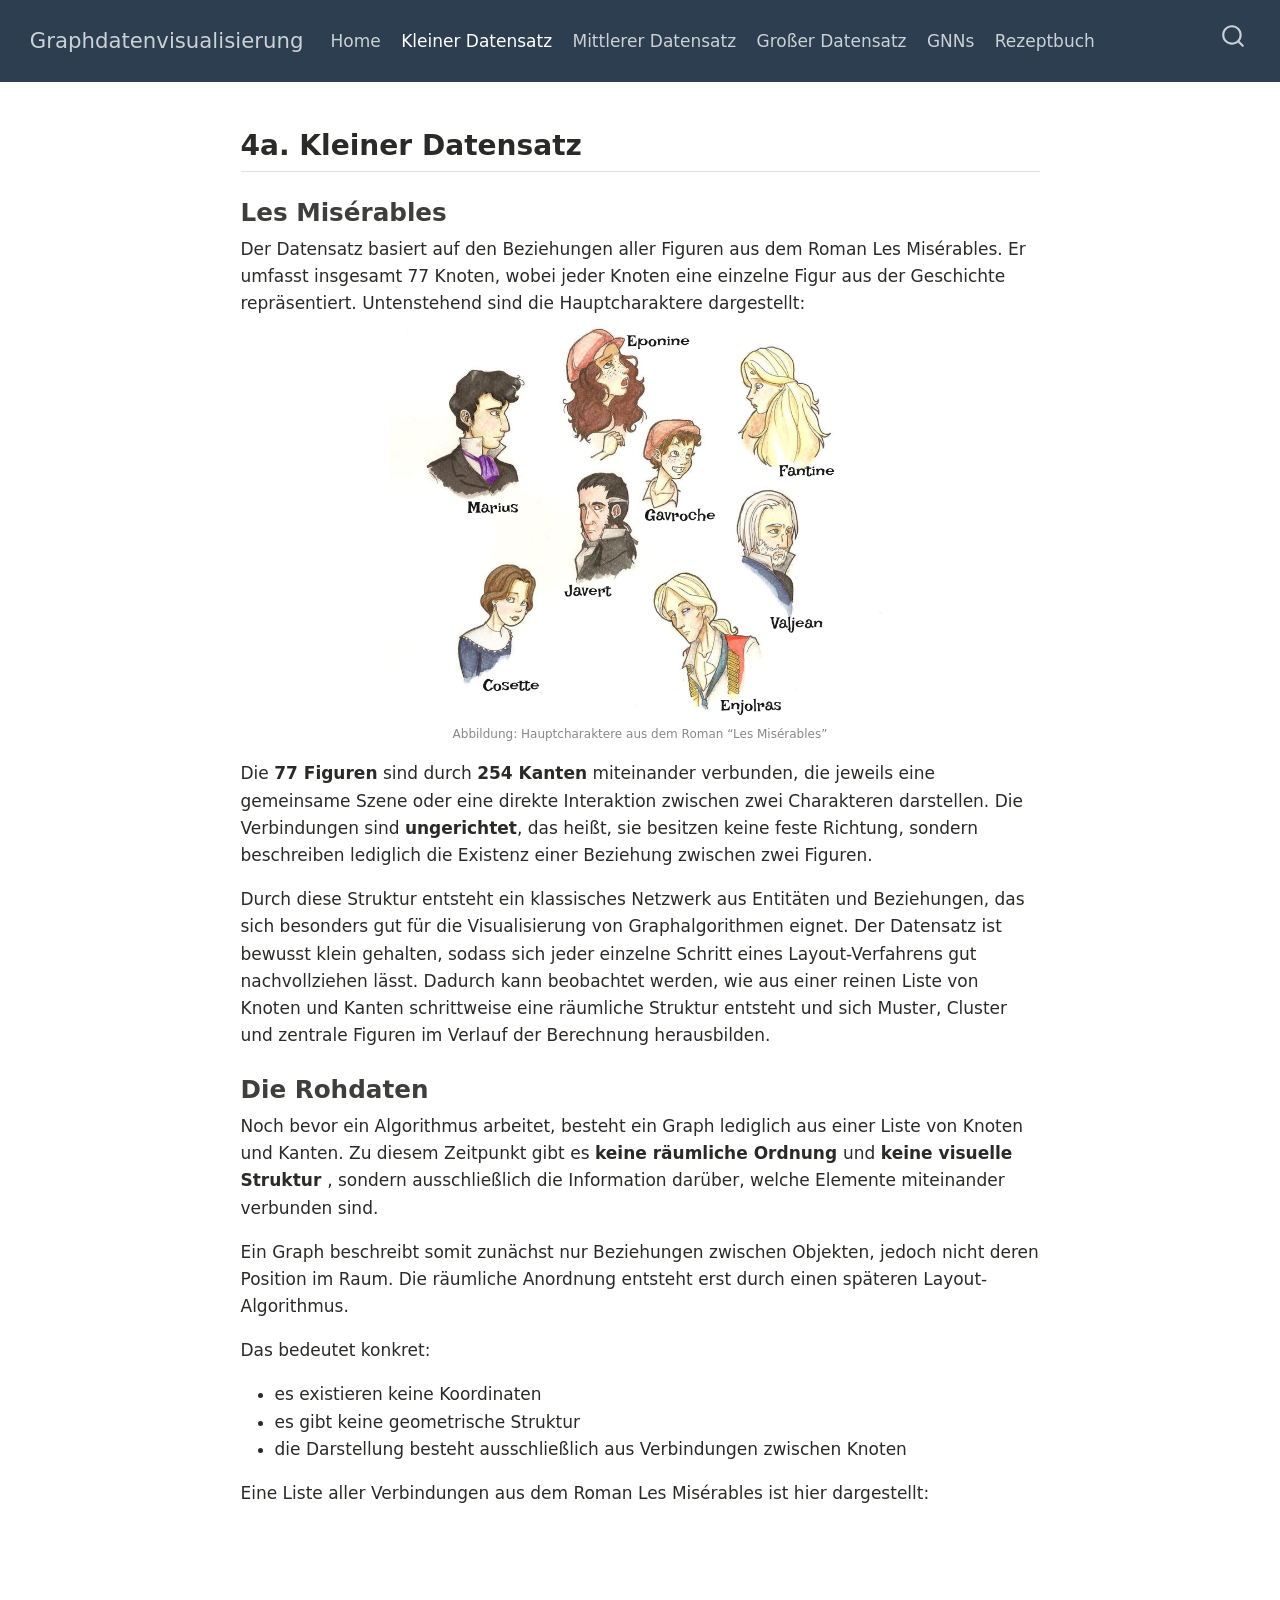
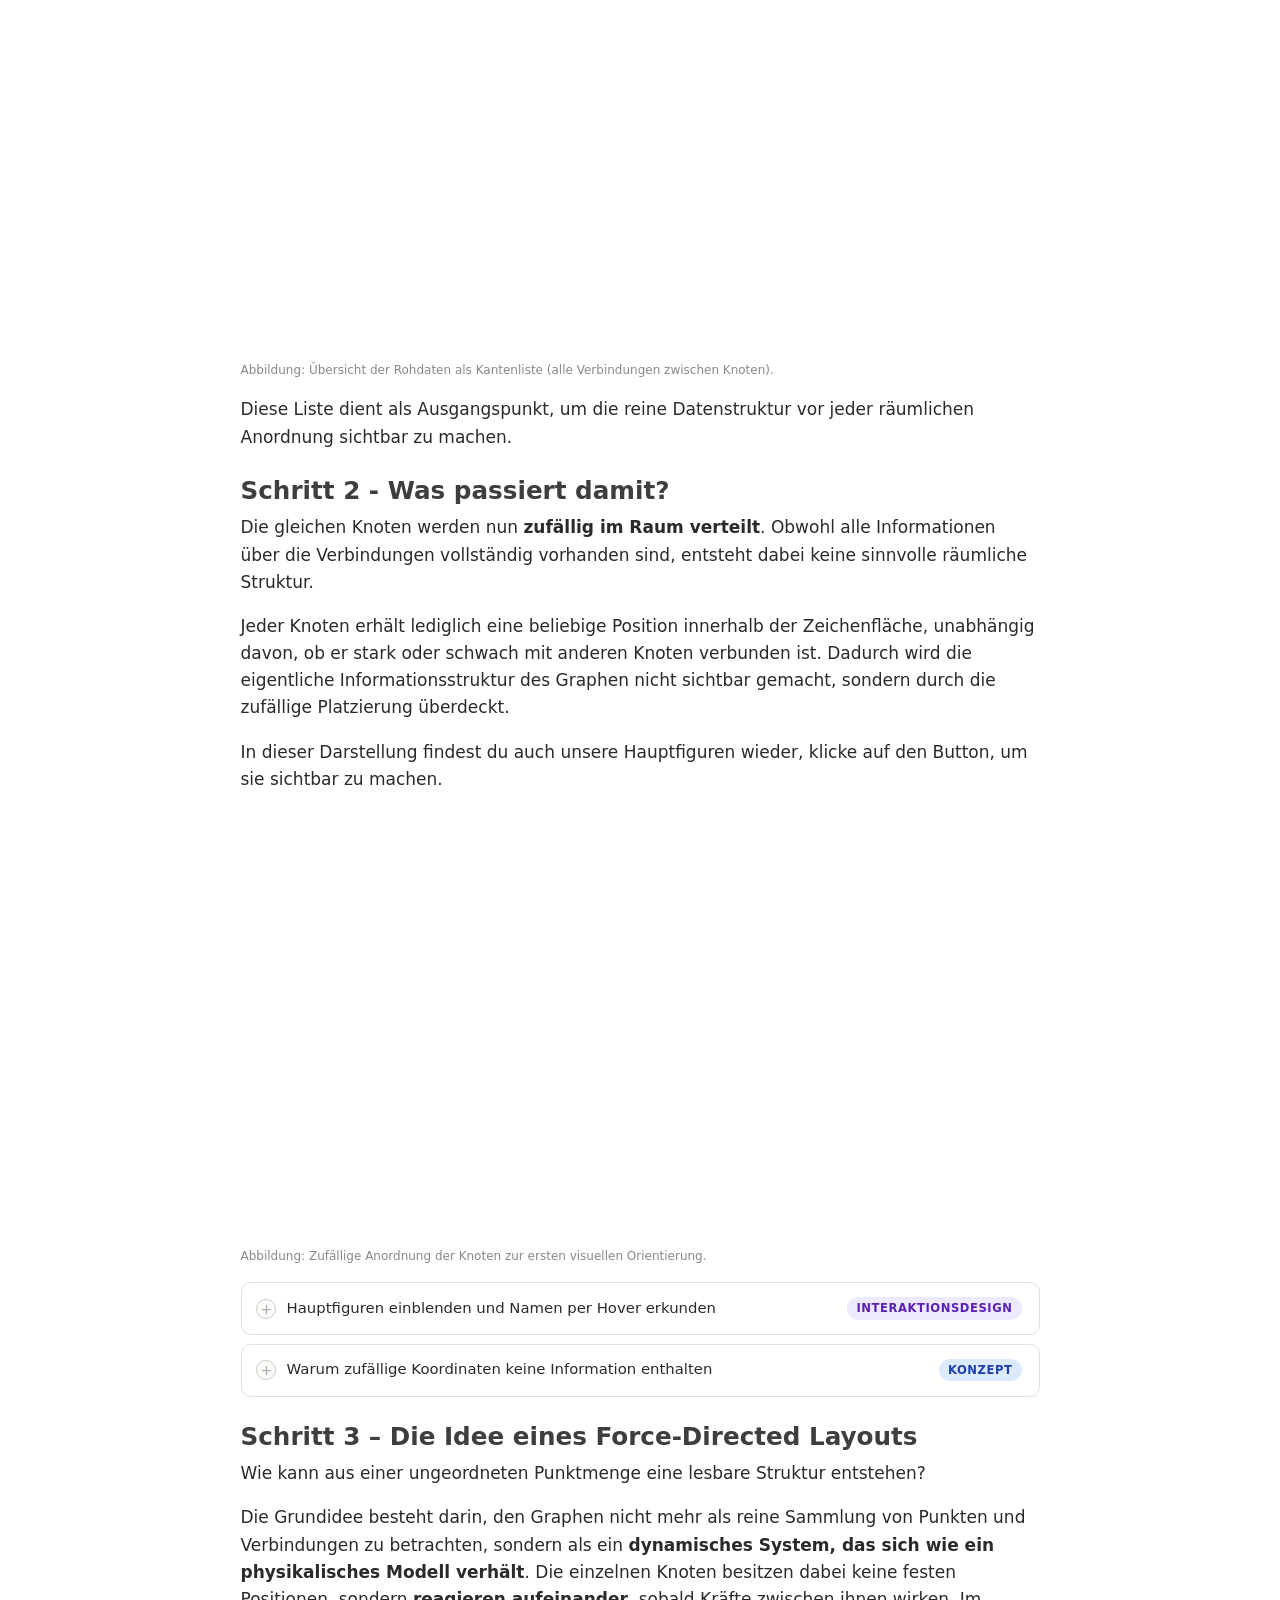
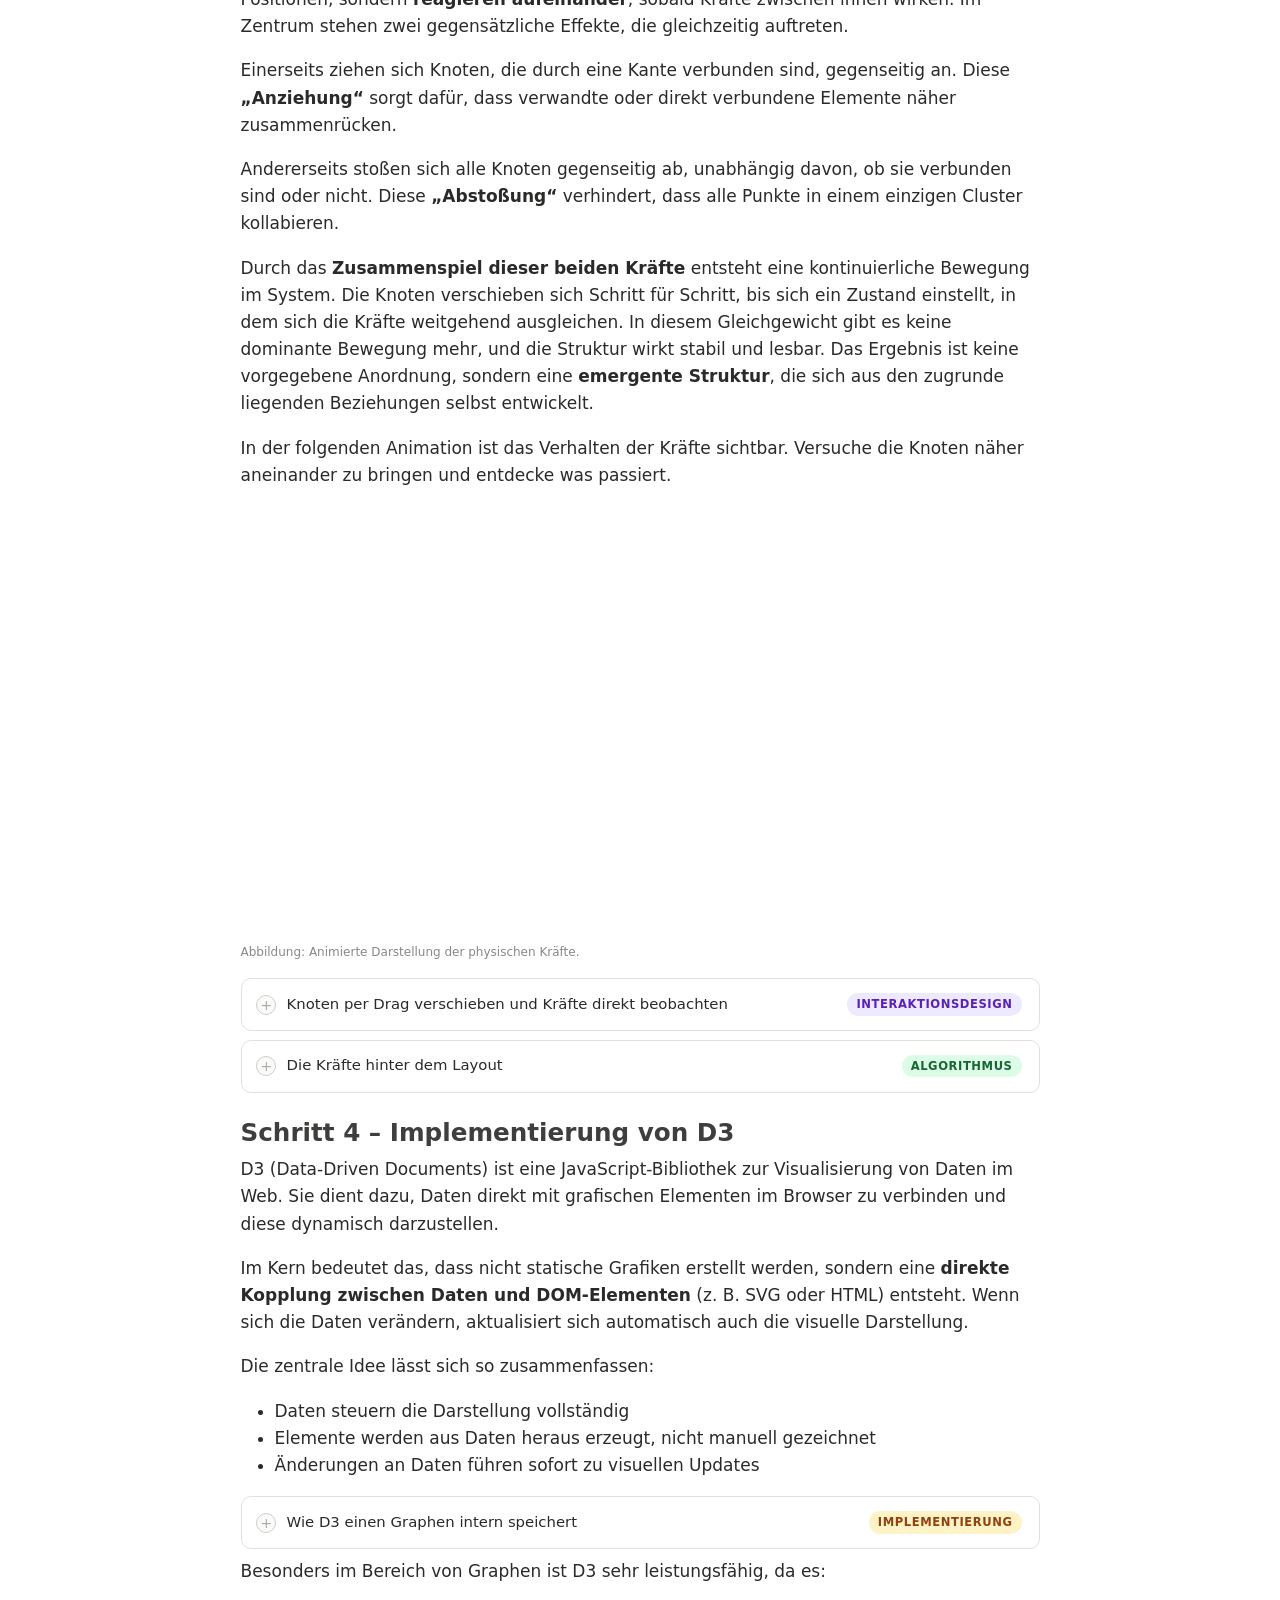
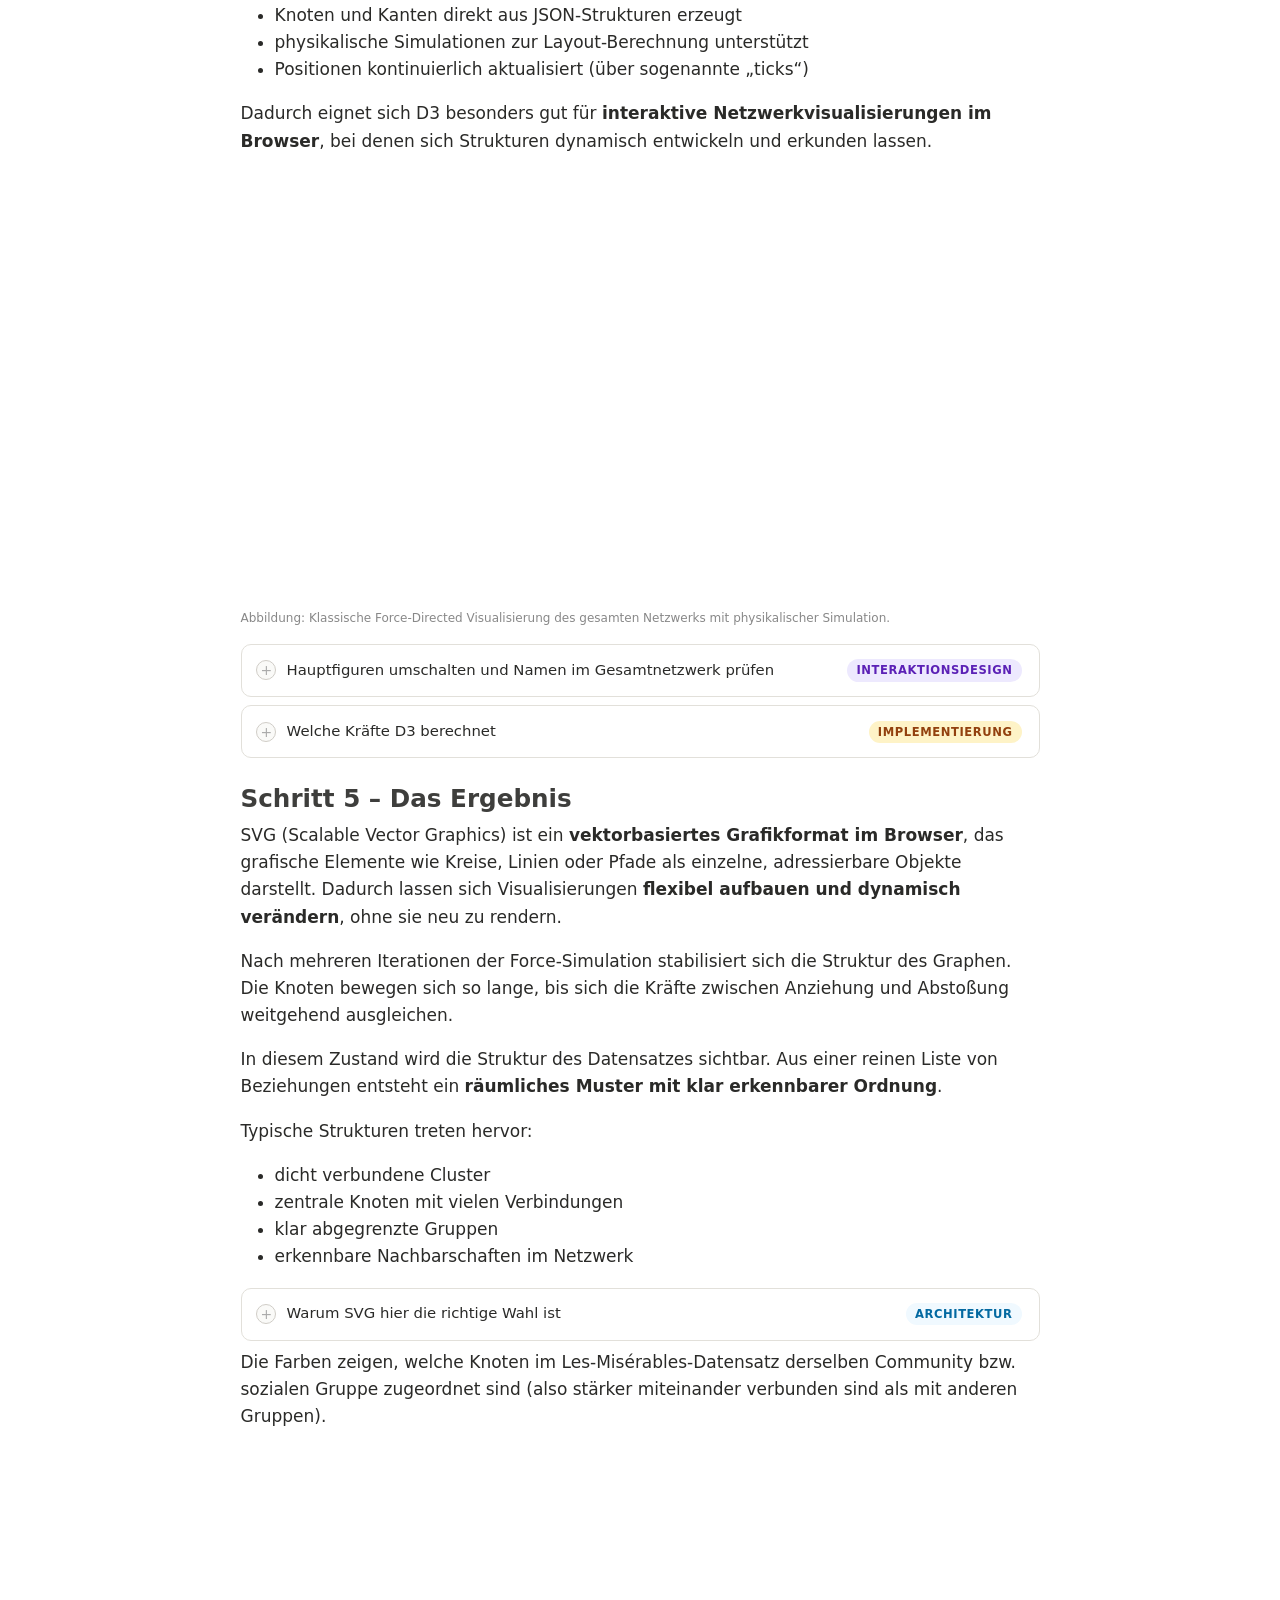
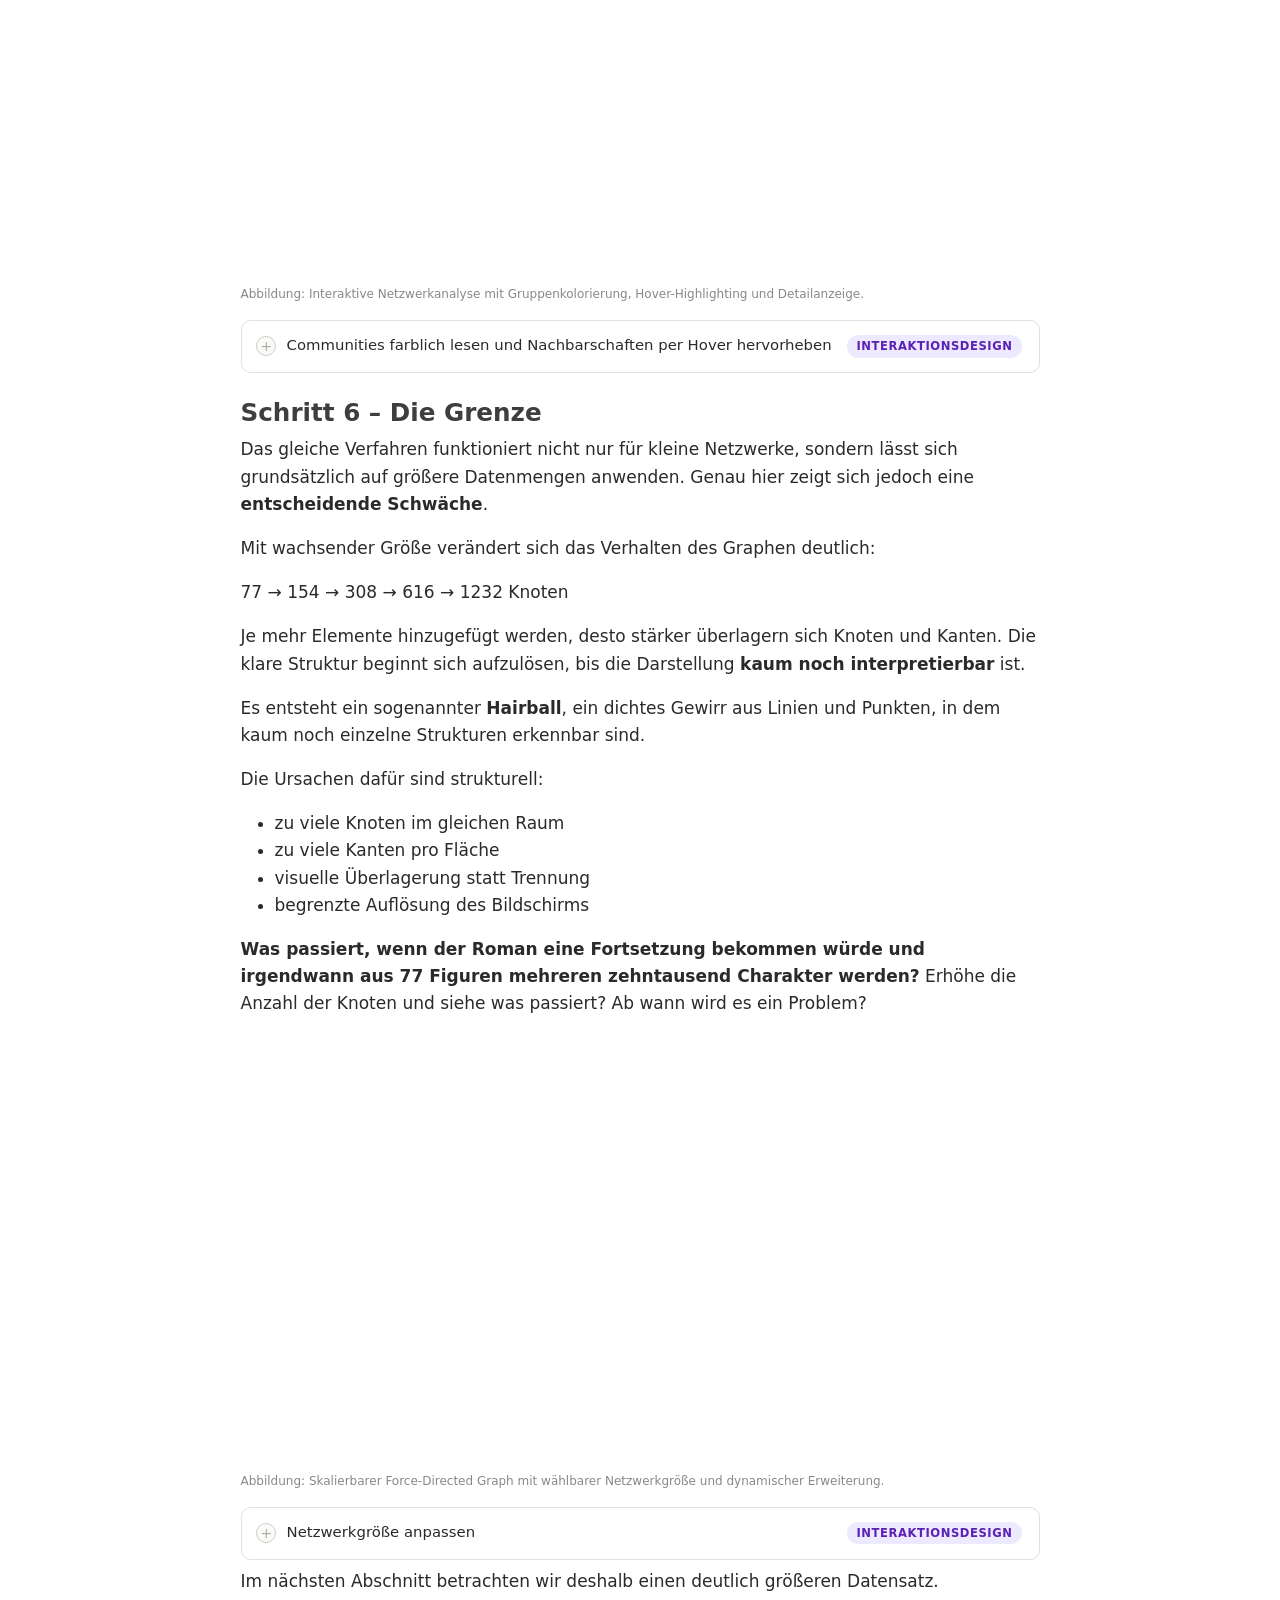
<file: small.html>
<!DOCTYPE html>
<html xmlns="http://www.w3.org/1999/xhtml" lang="en" xml:lang="en"><head>

<meta charset="utf-8">
<meta name="generator" content="quarto-1.9.38">

<meta name="viewport" content="width=device-width, initial-scale=1.0, user-scalable=yes">


<title>small – Graphdatenvisualisierung</title>
<style>
/* Default styles provided by pandoc.
** See https://pandoc.org/MANUAL.html#variables-for-html for config info.
*/
code{white-space: pre-wrap;}
span.smallcaps{font-variant: small-caps;}
div.columns{display: flex; gap: min(4vw, 1.5em);}
div.column{flex: auto; overflow-x: auto;}
div.hanging-indent{margin-left: 1.5em; text-indent: -1.5em;}
ul.task-list{list-style: none;}
ul.task-list li input[type="checkbox"] {
  width: 0.8em;
  margin: 0 0.8em 0.2em -1em; /* quarto-specific, see https://github.com/quarto-dev/quarto-cli/issues/4556 */ 
  vertical-align: middle;
}
/* CSS for syntax highlighting */
html { -webkit-text-size-adjust: 100%; }
pre > code.sourceCode { white-space: pre; position: relative; }
pre > code.sourceCode > span { display: inline-block; line-height: 1.25; }
pre > code.sourceCode > span:empty { height: 1.2em; }
.sourceCode { overflow: visible; }
code.sourceCode > span { color: inherit; text-decoration: inherit; }
div.sourceCode { margin: 1em 0; }
pre.sourceCode { margin: 0; }
@media screen {
div.sourceCode { overflow: auto; }
}
@media print {
pre > code.sourceCode { white-space: pre-wrap; }
pre > code.sourceCode > span { text-indent: -5em; padding-left: 5em; }
}
pre.numberSource code
  { counter-reset: source-line 0; }
pre.numberSource code > span
  { position: relative; left: -4em; counter-increment: source-line; }
pre.numberSource code > span > a:first-child::before
  { content: counter(source-line);
    position: relative; left: -1em; text-align: right; vertical-align: baseline;
    border: none; display: inline-block;
    -webkit-touch-callout: none; -webkit-user-select: none;
    -khtml-user-select: none; -moz-user-select: none;
    -ms-user-select: none; user-select: none;
    padding: 0 4px; width: 4em;
  }
pre.numberSource { margin-left: 3em;  padding-left: 4px; }
div.sourceCode
  {   }
@media screen {
pre > code.sourceCode > span > a:first-child::before { text-decoration: underline; }
}
</style>


<script src="site_libs/quarto-nav/quarto-nav.js"></script>
<script src="site_libs/quarto-nav/headroom.min.js"></script>
<script src="site_libs/clipboard/clipboard.min.js"></script>
<script src="site_libs/quarto-search/autocomplete.umd.js"></script>
<script src="site_libs/quarto-search/fuse.min.js"></script>
<script src="site_libs/quarto-search/quarto-search.js"></script>
<meta name="quarto:offset" content="./">
<script src="site_libs/quarto-html/quarto.js" type="module"></script>
<script src="site_libs/quarto-html/tabsets/tabsets.js" type="module"></script>
<script src="site_libs/quarto-html/popper.min.js"></script>
<script src="site_libs/quarto-html/tippy.umd.min.js"></script>
<script src="site_libs/quarto-html/anchor.min.js"></script>
<link href="site_libs/quarto-html/tippy.css" rel="stylesheet">
<link href="site_libs/quarto-html/quarto-syntax-highlighting-15634bcf2e68342d4ad2dfa704d543f6.css" rel="stylesheet" id="quarto-text-highlighting-styles">
<script src="site_libs/bootstrap/bootstrap.min.js"></script>
<link href="site_libs/bootstrap/bootstrap-icons.css" rel="stylesheet">
<link href="site_libs/bootstrap/bootstrap-d42e3a450557161d5337326f150af9d1.min.css" rel="stylesheet" append-hash="true" id="quarto-bootstrap" data-mode="light">
<script id="quarto-search-options" type="application/json">{
  "location": "navbar",
  "copy-button": false,
  "collapse-after": 3,
  "panel-placement": "end",
  "type": "overlay",
  "limit": 50,
  "keyboard-shortcut": [
    "f",
    "/",
    "s"
  ],
  "show-item-context": false,
  "language": {
    "search-no-results-text": "No results",
    "search-matching-documents-text": "matching documents",
    "search-copy-link-title": "Copy link to search",
    "search-hide-matches-text": "Hide additional matches",
    "search-more-match-text": "more match in this document",
    "search-more-matches-text": "more matches in this document",
    "search-clear-button-title": "Clear",
    "search-text-placeholder": "",
    "search-detached-cancel-button-title": "Cancel",
    "search-submit-button-title": "Submit",
    "search-label": "Search"
  }
}</script>


<link rel="stylesheet" href="styles.css">
<link rel="stylesheet" href="custom.css">
</head>

<body class="nav-fixed fullcontent quarto-light">

<div id="quarto-search-results"></div>
  <header id="quarto-header" class="headroom fixed-top">
    <nav class="navbar navbar-expand-lg " data-bs-theme="dark">
      <div class="navbar-container container-fluid">
      <div class="navbar-brand-container mx-auto">
    <a class="navbar-brand" href="./index.html">
    <span class="navbar-title">Graphdatenvisualisierung</span>
    </a>
  </div>
            <div id="quarto-search" class="" title="Search"></div>
          <button class="navbar-toggler" type="button" data-bs-toggle="collapse" data-bs-target="#navbarCollapse" aria-controls="navbarCollapse" role="menu" aria-expanded="false" aria-label="Toggle navigation" onclick="if (window.quartoToggleHeadroom) { window.quartoToggleHeadroom(); }">
  <span class="navbar-toggler-icon"></span>
</button>
          <div class="collapse navbar-collapse" id="navbarCollapse">
            <ul class="navbar-nav navbar-nav-scroll me-auto">
  <li class="nav-item">
    <a class="nav-link" href="./index.html"> 
<span class="menu-text">Home</span></a>
  </li>  
  <li class="nav-item">
    <a class="nav-link active" href="./small.html" aria-current="page"> 
<span class="menu-text">Kleiner Datensatz</span></a>
  </li>  
  <li class="nav-item">
    <a class="nav-link" href="./medium.html"> 
<span class="menu-text">Mittlerer Datensatz</span></a>
  </li>  
  <li class="nav-item">
    <a class="nav-link" href="./big.html"> 
<span class="menu-text">Großer Datensatz</span></a>
  </li>  
  <li class="nav-item">
    <a class="nav-link" href="./gnn.html"> 
<span class="menu-text">GNNs</span></a>
  </li>  
  <li class="nav-item">
    <a class="nav-link" href="./cookbook.html"> 
<span class="menu-text">Rezeptbuch</span></a>
  </li>  
</ul>
          </div> <!-- /navcollapse -->
            <div class="quarto-navbar-tools">
</div>
      </div> <!-- /container-fluid -->
    </nav>
</header>
<!-- content -->
<div id="quarto-content" class="quarto-container page-columns page-rows-contents page-layout-article page-navbar">
<!-- sidebar -->
<!-- margin-sidebar -->
    
<!-- main -->
<main class="content" id="quarto-document-content"><header id="title-block-header" class="quarto-title-block"></header>




<section id="a.-kleiner-datensatz" class="level2">
<h2 class="anchored" data-anchor-id="a.-kleiner-datensatz">4a. Kleiner Datensatz</h2>
<section id="les-misérables" class="level3">
<h3 class="anchored" data-anchor-id="les-misérables">Les Misérables</h3>
Der Datensatz basiert auf den Beziehungen aller Figuren aus dem Roman Les Misérables. Er umfasst insgesamt 77 Knoten, wobei jeder Knoten eine einzelne Figur aus der Geschichte repräsentiert. Untenstehend sind die Hauptcharaktere dargestellt:
<div class="image-container">
<img src="assets/data/les_miserables.jpg" alt="Les Misérables Charaktere" style="width:500px; max-width:100%; height:auto; display:block; margin:0 auto;">
<p style="text-align:center; font-size:12px; color:#888; margin:8px 0 16px;">
Abbildung: Hauptcharaktere aus dem Roman “Les Misérables”
</p>
</div>
<p>Die <strong>77 Figuren</strong> sind durch <strong>254 Kanten</strong> miteinander verbunden, die jeweils eine gemeinsame Szene oder eine direkte Interaktion zwischen zwei Charakteren darstellen. Die Verbindungen sind <strong>ungerichtet</strong>, das heißt, sie besitzen keine feste Richtung, sondern beschreiben lediglich die Existenz einer Beziehung zwischen zwei Figuren.</p>
<p>Durch diese Struktur entsteht ein klassisches Netzwerk aus Entitäten und Beziehungen, das sich besonders gut für die Visualisierung von Graphalgorithmen eignet. Der Datensatz ist bewusst klein gehalten, sodass sich jeder einzelne Schritt eines Layout-Verfahrens gut nachvollziehen lässt. Dadurch kann beobachtet werden, wie aus einer reinen Liste von Knoten und Kanten schrittweise eine räumliche Struktur entsteht und sich Muster, Cluster und zentrale Figuren im Verlauf der Berechnung herausbilden.</p>
</section>
<section id="die-rohdaten" class="level3">
<h3 class="anchored" data-anchor-id="die-rohdaten">Die Rohdaten</h3>
<p>Noch bevor ein Algorithmus arbeitet, besteht ein Graph lediglich aus einer Liste von Knoten und Kanten. Zu diesem Zeitpunkt gibt es <strong>keine räumliche Ordnung </strong> und <strong>keine visuelle Struktur </strong>, sondern ausschließlich die Information darüber, welche Elemente miteinander verbunden sind.</p>
<p>Ein Graph beschreibt somit zunächst nur Beziehungen zwischen Objekten, jedoch nicht deren Position im Raum. Die räumliche Anordnung entsteht erst durch einen späteren Layout-Algorithmus.</p>
<p>Das bedeutet konkret:</p>
<ul>
<li>es existieren keine Koordinaten</li>
<li>es gibt keine geometrische Struktur</li>
<li>die Darstellung besteht ausschließlich aus Verbindungen zwischen Knoten</li>
</ul>
<p>Eine Liste aller Verbindungen aus dem Roman Les Misérables ist hier dargestellt:</p>
<div id="graph-step1">

</div>
<p style="text-align:left; font-size:12px; color:#888; margin:8px 0 16px;">
Abbildung: Übersicht der Rohdaten als Kantenliste (alle Verbindungen zwischen Knoten).
</p>
<p>Diese Liste dient als Ausgangspunkt, um die reine Datenstruktur vor jeder räumlichen Anordnung sichtbar zu machen.</p>
</section>
<section id="schritt-2---was-passiert-damit" class="level3">
<h3 class="anchored" data-anchor-id="schritt-2---was-passiert-damit">Schritt 2 - Was passiert damit?</h3>
<p>Die gleichen Knoten werden nun <strong>zufällig im Raum verteilt</strong>. Obwohl alle Informationen über die Verbindungen vollständig vorhanden sind, entsteht dabei keine sinnvolle räumliche Struktur.</p>
<p>Jeder Knoten erhält lediglich eine beliebige Position innerhalb der Zeichenfläche, unabhängig davon, ob er stark oder schwach mit anderen Knoten verbunden ist. Dadurch wird die eigentliche Informationsstruktur des Graphen nicht sichtbar gemacht, sondern durch die zufällige Platzierung überdeckt.</p>
<p>In dieser Darstellung findest du auch unsere Hauptfiguren wieder, klicke auf den Button, um sie sichtbar zu machen.</p>
<div id="graph-step2">

</div>
<p style="text-align:left; font-size:12px; color:#888; margin:8px 0 16px;">
Abbildung: Zufällige Anordnung der Knoten zur ersten visuellen Orientierung.
</p>
<details class="acc">
<summary>
<span class="acc-toggle"></span><span class="acc-title">Hauptfiguren einblenden und Namen per Hover erkunden</span><span class="acc-tag tag-ux">Interaktionsdesign</span>
</summary>
<div class="acc-body">
<p>
Über den Button können die Hauptfiguren ein- und ausgeblendet werden. Beim Hovern erscheint ein Tooltip mit dem Namen der Figur, sodass die zufällige Verteilung direkt zu erkennen ist.
</p>
</div>
</details>
<details class="acc">
<summary>
<span class="acc-toggle"></span> <span class="acc-title">Warum zufällige Koordinaten keine Information enthalten</span> <span class="acc-tag tag-konzept">Konzept</span>
</summary>
<div class="acc-body">
<p>Der Graph definiert ausschließlich Beziehungen. Er beschreibt nicht, an welcher Position sich ein Knoten befinden soll. Die Koordinaten entstehen erst durch einen Layout-Algorithmus. Zusammenhänge, Cluster oder zentrale Knoten lassen sich dadurch kaum erkennen, da räumliche Nähe hier nicht mit inhaltlicher Nähe übereinstimmt.</p>
<ul>
<li>keine Cluster erkennbar</li>
<li>keine Hierarchie sichtbar</li>
<li>keine Orientierung im Raum</li>
<li>Positionen sind rein zufällig und bedeutungslos</li>
</ul>
<p>Damit wird deutlich, dass ein Graph ohne geeigneten Layout-Algorithmus zwar vollständig definiert ist, aber visuell kaum interpretierbar bleibt.</p>
</div>
</details>
</section>
<section id="schritt-3-die-idee-eines-force-directed-layouts" class="level3">
<h3 class="anchored" data-anchor-id="schritt-3-die-idee-eines-force-directed-layouts">Schritt 3 – Die Idee eines Force-Directed Layouts</h3>
<p>Wie kann aus einer ungeordneten Punktmenge eine lesbare Struktur entstehen?</p>
<p>Die Grundidee besteht darin, den Graphen nicht mehr als reine Sammlung von Punkten und Verbindungen zu betrachten, sondern als ein <strong>dynamisches System, das sich wie ein physikalisches Modell verhält</strong>. Die einzelnen Knoten besitzen dabei keine festen Positionen, sondern <strong>reagieren aufeinander</strong>, sobald Kräfte zwischen ihnen wirken. Im Zentrum stehen zwei gegensätzliche Effekte, die gleichzeitig auftreten.</p>
<p>Einerseits ziehen sich Knoten, die durch eine Kante verbunden sind, gegenseitig an. Diese <strong>„Anziehung“</strong> sorgt dafür, dass verwandte oder direkt verbundene Elemente näher zusammenrücken.</p>
<p>Andererseits stoßen sich alle Knoten gegenseitig ab, unabhängig davon, ob sie verbunden sind oder nicht. Diese <strong>„Abstoßung“</strong> verhindert, dass alle Punkte in einem einzigen Cluster kollabieren.</p>
<p>Durch das <strong>Zusammenspiel dieser beiden Kräfte</strong> entsteht eine kontinuierliche Bewegung im System. Die Knoten verschieben sich Schritt für Schritt, bis sich ein Zustand einstellt, in dem sich die Kräfte weitgehend ausgleichen. In diesem Gleichgewicht gibt es keine dominante Bewegung mehr, und die Struktur wirkt stabil und lesbar. Das Ergebnis ist keine vorgegebene Anordnung, sondern eine <strong>emergente Struktur</strong>, die sich aus den zugrunde liegenden Beziehungen selbst entwickelt.</p>
In der folgenden Animation ist das Verhalten der Kräfte sichtbar. Versuche die Knoten näher aneinander zu bringen und entdecke was passiert.
<div id="graph-step3">

</div>
<p style="text-align:left; font-size:12px; color:#888; margin:8px 0 16px;">
Abbildung: Animierte Darstellung der physischen Kräfte.
</p>
<details class="acc">
<summary>
<span class="acc-toggle"></span><span class="acc-title">Knoten per Drag verschieben und Kräfte direkt beobachten</span><span class="acc-tag tag-ux">Interaktionsdesign</span>
</summary>
<div class="acc-body">
<p>
Die Knoten lassen sich greifen und verschieben. Das Netzwerk reagiert sofort auf Anziehungs- und Abstoßungskräfte, sodass die physikalischen Kräfte des Force-Directed Layouts unmittelbar erfahrbar sind.
</p>
</div>
</details>
<details class="acc">
<summary>
<span class="acc-toggle"></span> <span class="acc-title">Die Kräfte hinter dem Layout</span> <span class="acc-tag tag-algo">Algorithmus</span>
</summary>
<div class="acc-body">
<p>
Das <strong>Fruchterman-Reingold-Modell</strong> betrachtet den Graphen als physikalisches System, in dem sich Knoten gegenseitig beeinflussen.
</p>
<p>
Jeder Knoten besitzt eine Position <em>x<sub>i</sub> ∈ ℝ²</em>. Die Simulation passt diese Positionen iterativ an, bis ein stabiles Gleichgewicht entsteht.
</p>
<p>
<strong>1. Attraction (Anziehung entlang der Kanten)</strong>
</p>
<p>
Verbundene Knoten wirken wie durch Federn gekoppelt.
</p>
<div class="formula-block">
<pre>F<sub>a</sub>(i,j) = k · (‖x<sub>i</sub> - x<sub>j</sub>‖ - l) · (x<sub>j</sub> - x<sub>i</sub>) / ‖x<sub>j</sub> - x<sub>i</sub>‖</pre>
</div>
<ul>
<li>
<strong>l</strong> = optimale Kantenlänge
</li>
<li>
Knoten werden zusammengezogen, wenn sie zu weit auseinander liegen
</li>
<li>
und abgestoßen, wenn sie zu nah sind
</li>
</ul>
<p>
Ziel: gleichmäßige Kantenlängen
</p>
<p>
<strong>2. Repulsion (Abstoßung aller Knoten)</strong>
</p>
<p>
Alle Knoten stoßen sich gegenseitig ab, um Überlagerungen zu vermeiden.
</p>
<div class="formula-block">
<pre>F<sub>r</sub>(i,j) = k² / ‖x<sub>i</sub> - x<sub>j</sub>‖² · (x<sub>i</sub> - x<sub>j</sub>) / ‖x<sub>i</sub> - x<sub>j</sub>‖</pre>
</div>
<ul>
<li>
starke Abstoßung bei kleinen Distanzen
</li>
<li>
schwächer werdend mit wachsendem Abstand
</li>
<li>
wirkt auf alle Knotenpaare
</li>
</ul>
<p>
Ziel: gleichmäßige Verteilung im Raum
</p>
<p>
<strong>3. Gleichgewichtszustand</strong>
</p>
<p>
Die endgültige Position entsteht, wenn sich alle Kräfte ausgleichen:
</p>
<div class="formula-block">
<pre>∑F<sub>a</sub> + ∑F<sub>r</sub> ≈ 0</pre>
</div>
<ul>
<li>
keine dominante Bewegung mehr
</li>
<li>
das System ist stabil
</li>
<li>
ein visuell lesbares Layout ist entstanden
</li>
</ul>
<p>
Das System minimiert implizit eine Energiefunktion:
</p>
<ul>
<li>
Kanten wollen „kurz“ sein (Attraktion)
</li>
<li>
Knoten wollen „weit weg“ sein (Repulsion)
</li>
</ul>
<p>
Das Ergebnis ist ein <strong>kompromissoptimiertes Layout</strong>, das Struktur sichtbar macht.
</p>
</div>
</details>
</section>
<section id="schritt-4-implementierung-von-d3" class="level3">
<h3 class="anchored" data-anchor-id="schritt-4-implementierung-von-d3">Schritt 4 – Implementierung von D3</h3>
<p>D3 (Data-Driven Documents) ist eine JavaScript-Bibliothek zur Visualisierung von Daten im Web. Sie dient dazu, Daten direkt mit grafischen Elementen im Browser zu verbinden und diese dynamisch darzustellen.</p>
<p>Im Kern bedeutet das, dass nicht statische Grafiken erstellt werden, sondern eine <strong>direkte Kopplung zwischen Daten und DOM-Elementen</strong> (z. B. SVG oder HTML) entsteht. Wenn sich die Daten verändern, aktualisiert sich automatisch auch die visuelle Darstellung.</p>
<p>Die zentrale Idee lässt sich so zusammenfassen:</p>
<ul>
<li>Daten steuern die Darstellung vollständig<br>
</li>
<li>Elemente werden aus Daten heraus erzeugt, nicht manuell gezeichnet<br>
</li>
<li>Änderungen an Daten führen sofort zu visuellen Updates</li>
</ul>
<details class="acc">
<summary>
<span class="acc-toggle"></span> <span class="acc-title">Wie D3 einen Graphen intern speichert</span> <span class="acc-tag tag-impl">Implementierung</span>
</summary>
<div class="acc-body">
<p>Ein Graph wird typischerweise als JSON gespeichert.</p>
<div class="code-copy-outer-scaffold"><div class="sourceCode" id="cb1"><pre class="sourceCode json code-with-copy"><code class="sourceCode json"><span id="cb1-1"><a href="#cb1-1" aria-hidden="true" tabindex="-1"></a><span class="fu">{</span></span>
<span id="cb1-2"><a href="#cb1-2" aria-hidden="true" tabindex="-1"></a>  <span class="dt">"nodes"</span><span class="fu">:</span> <span class="ot">[</span></span>
<span id="cb1-3"><a href="#cb1-3" aria-hidden="true" tabindex="-1"></a>    <span class="fu">{</span> <span class="dt">"id"</span><span class="fu">:</span> <span class="st">"A"</span> <span class="fu">}</span><span class="ot">,</span></span>
<span id="cb1-4"><a href="#cb1-4" aria-hidden="true" tabindex="-1"></a>    <span class="fu">{</span> <span class="dt">"id"</span><span class="fu">:</span> <span class="st">"B"</span> <span class="fu">}</span></span>
<span id="cb1-5"><a href="#cb1-5" aria-hidden="true" tabindex="-1"></a>  <span class="ot">]</span><span class="fu">,</span></span>
<span id="cb1-6"><a href="#cb1-6" aria-hidden="true" tabindex="-1"></a>  <span class="dt">"links"</span><span class="fu">:</span> <span class="ot">[</span></span>
<span id="cb1-7"><a href="#cb1-7" aria-hidden="true" tabindex="-1"></a>    <span class="fu">{</span> <span class="dt">"source"</span><span class="fu">:</span> <span class="st">"A"</span><span class="fu">,</span> <span class="dt">"target"</span><span class="fu">:</span> <span class="st">"B"</span> <span class="fu">}</span></span>
<span id="cb1-8"><a href="#cb1-8" aria-hidden="true" tabindex="-1"></a>  <span class="ot">]</span></span>
<span id="cb1-9"><a href="#cb1-9" aria-hidden="true" tabindex="-1"></a><span class="fu">}</span></span></code></pre></div><button title="Copy to Clipboard" class="code-copy-button"><i class="bi"></i></button></div>
<p>Dabei gilt:</p>
<ul>
<li><strong>nodes</strong> enthält alle Elemente des Graphen</li>
<li><strong>links</strong> beschreibt die Beziehungen zwischen diesen Elementen</li>
<li><strong>source</strong> und target definieren jeweils eine Verbindung zwischen zwei Knoten</li>
</ul>
<p>Während der Simulation ersetzt D3 diese abstrakten Verweise intern durch konkrete Objekte mit zusätzlichen Eigenschaften wie x, y, vx und vy. Dadurch kann der Graph <strong>dynamisch berechnet</strong> und animiert werden.</p>
</div>
</details>
<p>Besonders im Bereich von Graphen ist D3 sehr leistungsfähig, da es:</p>
<ul>
<li>Knoten und Kanten direkt aus JSON-Strukturen erzeugt<br>
</li>
<li>physikalische Simulationen zur Layout-Berechnung unterstützt<br>
</li>
<li>Positionen kontinuierlich aktualisiert (über sogenannte „ticks“)</li>
</ul>
<p>Dadurch eignet sich D3 besonders gut für <strong>interaktive Netzwerkvisualisierungen im Browser</strong>, bei denen sich Strukturen dynamisch entwickeln und erkunden lassen.</p>
<div id="graph-step4">

</div>
<p style="text-align:left; font-size:12px; color:#888; margin:8px 0 16px;">
Abbildung: Klassische Force-Directed Visualisierung des gesamten Netzwerks mit physikalischer Simulation.
</p>
<details class="acc">
<summary>
<span class="acc-toggle"></span><span class="acc-title">Hauptfiguren umschalten und Namen im Gesamtnetzwerk prüfen</span><span class="acc-tag tag-ux">Interaktionsdesign</span>
</summary>
<div class="acc-body">
<p>
Die vollständige Netzwerkstruktur wird als Force-Simulation dargestellt. Über den Toggle lassen sich die Hauptfiguren hervorheben, und per Hover können einzelne Knoten identifiziert werden.
</p>
</div>
</details>
<details class="acc">
<summary>
<span class="acc-toggle"></span> <span class="acc-title">Welche Kräfte D3 berechnet</span> <span class="acc-tag tag-impl">Implementierung</span>
</summary>
<div class="acc-body">
<div class="code-copy-outer-scaffold"><div class="sourceCode" id="cb2"><pre class="sourceCode json code-with-copy"><code class="sourceCode json"><span id="cb2-1"><a href="#cb2-1" aria-hidden="true" tabindex="-1"></a><span class="er">const</span> <span class="er">simulation</span> <span class="er">=</span> <span class="er">d3.forceSimulation(nodes)</span></span>
<span id="cb2-2"><a href="#cb2-2" aria-hidden="true" tabindex="-1"></a>  <span class="er">.force(</span><span class="st">"link"</span><span class="er">,</span> <span class="er">...)</span></span>
<span id="cb2-3"><a href="#cb2-3" aria-hidden="true" tabindex="-1"></a>  <span class="er">.force(</span><span class="st">"charge"</span><span class="er">,</span> <span class="er">...)</span></span>
<span id="cb2-4"><a href="#cb2-4" aria-hidden="true" tabindex="-1"></a>  <span class="er">.force(</span><span class="st">"center"</span><span class="er">,</span> <span class="er">...);</span></span></code></pre></div><button title="Copy to Clipboard" class="code-copy-button"><i class="bi"></i></button></div>
<div class="force-grid">
<div class="force-card">
<p>
<strong>forceLink</strong>
</p>
Verbundene Knoten werden durch eine virtuelle Feder miteinander verbunden. Die Kraft versucht, eine gleichmäßige Distanz zwischen benachbarten Knoten einzuhalten und bildet so die Grundstruktur des Graphen.
</div>
<div class="force-card">
<p>
<strong>forceManyBody</strong>
</p>
Alle Knoten stoßen sich gegenseitig ab. Dadurch werden Überlagerungen vermieden und der verfügbare Raum gleichmäßig genutzt.
</div>
<div class="force-card">
<p>
<strong>forceCenter</strong>
</p>
Die gesamte Simulation wird zur Mitte der Zeichenfläche gezogen. Dadurch bleibt der Graph im sichtbaren Bereich und driftet nicht aus dem Fenster.
</div>
</div>
</div>
</details>
</section>
<section id="schritt-5-das-ergebnis" class="level3">
<h3 class="anchored" data-anchor-id="schritt-5-das-ergebnis">Schritt 5 – Das Ergebnis</h3>
<p>SVG (Scalable Vector Graphics) ist ein <strong>vektorbasiertes Grafikformat im Browser</strong>, das grafische Elemente wie Kreise, Linien oder Pfade als einzelne, adressierbare Objekte darstellt. Dadurch lassen sich Visualisierungen <strong>flexibel aufbauen und dynamisch verändern</strong>, ohne sie neu zu rendern.</p>
<p>Nach mehreren Iterationen der Force-Simulation stabilisiert sich die Struktur des Graphen. Die Knoten bewegen sich so lange, bis sich die Kräfte zwischen Anziehung und Abstoßung weitgehend ausgleichen.</p>
<p>In diesem Zustand wird die Struktur des Datensatzes sichtbar. Aus einer reinen Liste von Beziehungen entsteht ein <strong>räumliches Muster mit klar erkennbarer Ordnung</strong>.</p>
<p>Typische Strukturen treten hervor:</p>
<ul>
<li>dicht verbundene Cluster</li>
<li>zentrale Knoten mit vielen Verbindungen</li>
<li>klar abgegrenzte Gruppen</li>
<li>erkennbare Nachbarschaften im Netzwerk</li>
</ul>
<details class="acc">
<summary>
<span class="acc-toggle"></span> <span class="acc-title">Warum SVG hier die richtige Wahl ist</span> <span class="acc-tag tag-arch">Architektur</span>
</summary>
<div class="acc-body">
<p>SVG eignet sich besonders gut für kleine Graphen, weil jedes Element (Knoten und Kante) direkt im DOM existiert und dadurch einzeln angesprochen werden kann. Das ermöglicht einfache Interaktionen wie Hover, Drag oder Animationen ohne zusätzliche Rendering-Schichten. Da der Datensatz nur wenige Elemente umfasst, reicht die Performance des Browsers problemlos aus und bleibt flüssig und interaktiv.</p>
</div>
</details>
<p>Die Farben zeigen, welche Knoten im Les-Misérables-Datensatz derselben Community bzw. sozialen Gruppe zugeordnet sind (also stärker miteinander verbunden sind als mit anderen Gruppen).</p>
<div id="graph-step5">

</div>
<p style="text-align:left; font-size:12px; color:#888; margin:8px 0 16px;">
Abbildung: Interaktive Netzwerkanalyse mit Gruppenkolorierung, Hover-Highlighting und Detailanzeige.
</p>
<details class="acc">
<summary>
<span class="acc-toggle"></span><span class="acc-title">Communities farblich lesen und Nachbarschaften per Hover hervorheben</span><span class="acc-tag tag-ux">Interaktionsdesign</span>
</summary>
<div class="acc-body">
<p>
Farben markieren soziale Gruppen innerhalb des Netzwerks. Beim Hover über einen Knoten werden seine direkten Verbindungen hervorgehoben und nicht relevante Elemente abgeschwächt, wodurch lokale Nachbarschaften und zentrale Figuren leichter erkennbar werden.
</p>
</div>
</details>
</section>
<section id="schritt-6-die-grenze" class="level3">
<h3 class="anchored" data-anchor-id="schritt-6-die-grenze">Schritt 6 – Die Grenze</h3>
<p>Das gleiche Verfahren funktioniert nicht nur für kleine Netzwerke, sondern lässt sich grundsätzlich auf größere Datenmengen anwenden. Genau hier zeigt sich jedoch eine <strong>entscheidende Schwäche</strong>.</p>
<p>Mit wachsender Größe verändert sich das Verhalten des Graphen deutlich:</p>
<p>77 → 154 → 308 → 616 → 1232 Knoten</p>
<p>Je mehr Elemente hinzugefügt werden, desto stärker überlagern sich Knoten und Kanten. Die klare Struktur beginnt sich aufzulösen, bis die Darstellung <strong>kaum noch interpretierbar</strong> ist.</p>
<p>Es entsteht ein sogenannter <strong>Hairball</strong>, ein dichtes Gewirr aus Linien und Punkten, in dem kaum noch einzelne Strukturen erkennbar sind.</p>
<p>Die Ursachen dafür sind strukturell:</p>
<ul>
<li>zu viele Knoten im gleichen Raum<br>
</li>
<li>zu viele Kanten pro Fläche<br>
</li>
<li>visuelle Überlagerung statt Trennung<br>
</li>
<li>begrenzte Auflösung des Bildschirms</li>
</ul>
<p><strong>Was passiert, wenn der Roman eine Fortsetzung bekommen würde und irgendwann aus 77 Figuren mehreren zehntausend Charakter werden?</strong> Erhöhe die Anzahl der Knoten und siehe was passiert? Ab wann wird es ein Problem?</p>
<div id="graph-step6">

</div>
<p style="text-align:left; font-size:12px; color:#888; margin:8px 0 16px;">
Abbildung: Skalierbarer Force-Directed Graph mit wählbarer Netzwerkgröße und dynamischer Erweiterung.
</p>
<details class="acc">
<summary>
<span class="acc-toggle"></span><span class="acc-title">Netzwerkgröße anpassen</span><span class="acc-tag tag-ux">Interaktionsdesign</span>
</summary>
<div class="acc-body">
<p>
Mit den Plus- und Minus-Buttons lässt sich die Größe des Netzwerks verändern. So kann interaktiv beobachtet werden, ab wann die Darstellung unübersichtlich wird und die Leistung schwächer wird.
</p>
</div>
</details>
<p>Im nächsten Abschnitt betrachten wir deshalb einen deutlich größeren Datensatz.</p>
<script src="https://d3js.org/d3.v7.min.js"></script>
<script src="graph-small/graph-small.js"></script>


</section>
</section>

</main> <!-- /main -->
<script id="quarto-html-after-body" type="application/javascript">
  window.document.addEventListener("DOMContentLoaded", function (event) {
    const icon = "";
    const anchorJS = new window.AnchorJS();
    anchorJS.options = {
      placement: 'right',
      icon: icon
    };
    anchorJS.add('.anchored');
    const isCodeAnnotation = (el) => {
      for (const clz of el.classList) {
        if (clz.startsWith('code-annotation-')) {                     
          return true;
        }
      }
      return false;
    }
    const onCopySuccess = function(e) {
      // button target
      const button = e.trigger;
      // don't keep focus
      button.blur();
      // flash "checked"
      button.classList.add('code-copy-button-checked');
      var currentTitle = button.getAttribute("title");
      button.setAttribute("title", "Copied!");
      let tooltip;
      if (window.bootstrap) {
        button.setAttribute("data-bs-toggle", "tooltip");
        button.setAttribute("data-bs-placement", "left");
        button.setAttribute("data-bs-title", "Copied!");
        tooltip = new bootstrap.Tooltip(button, 
          { trigger: "manual", 
            customClass: "code-copy-button-tooltip",
            offset: [0, -8]});
        tooltip.show();    
      }
      setTimeout(function() {
        if (tooltip) {
          tooltip.hide();
          button.removeAttribute("data-bs-title");
          button.removeAttribute("data-bs-toggle");
          button.removeAttribute("data-bs-placement");
        }
        button.setAttribute("title", currentTitle);
        button.classList.remove('code-copy-button-checked');
      }, 1000);
      // clear code selection
      e.clearSelection();
    }
    const getTextToCopy = function(trigger) {
      const outerScaffold = trigger.parentElement.cloneNode(true);
      const codeEl = outerScaffold.querySelector('code');
      for (const childEl of codeEl.children) {
        if (isCodeAnnotation(childEl)) {
          childEl.remove();
        }
      }
      return codeEl.innerText;
    }
    const clipboard = new window.ClipboardJS('.code-copy-button:not([data-in-quarto-modal])', {
      text: getTextToCopy
    });
    clipboard.on('success', onCopySuccess);
    if (window.document.getElementById('quarto-embedded-source-code-modal')) {
      const clipboardModal = new window.ClipboardJS('.code-copy-button[data-in-quarto-modal]', {
        text: getTextToCopy,
        container: window.document.getElementById('quarto-embedded-source-code-modal')
      });
      clipboardModal.on('success', onCopySuccess);
    }
      var localhostRegex = new RegExp(/^(?:http|https):\/\/localhost\:?[0-9]*\//);
      var mailtoRegex = new RegExp(/^mailto:/);
        var filterRegex = new RegExp("https:\/\/VC10-Graphdatenvisualisierung\.github\.io\/graphdatenvisualisierung\/");
      var isInternal = (href) => {
          return filterRegex.test(href) || localhostRegex.test(href) || mailtoRegex.test(href);
      }
      // Inspect non-navigation links and adorn them if external
     var links = window.document.querySelectorAll('a[href]:not(.nav-link):not(.navbar-brand):not(.toc-action):not(.sidebar-link):not(.sidebar-item-toggle):not(.pagination-link):not(.no-external):not([aria-hidden]):not(.dropdown-item):not(.quarto-navigation-tool):not(.about-link)');
      for (var i=0; i<links.length; i++) {
        const link = links[i];
        if (!isInternal(link.href)) {
          // undo the damage that might have been done by quarto-nav.js in the case of
          // links that we want to consider external
          if (link.dataset.originalHref !== undefined) {
            link.href = link.dataset.originalHref;
          }
        }
      }
    function tippyHover(el, contentFn, onTriggerFn, onUntriggerFn) {
      const config = {
        allowHTML: true,
        maxWidth: 500,
        delay: 100,
        arrow: false,
        appendTo: function(el) {
            return el.parentElement;
        },
        interactive: true,
        interactiveBorder: 10,
        theme: 'quarto',
        placement: 'bottom-start',
      };
      if (contentFn) {
        config.content = contentFn;
      }
      if (onTriggerFn) {
        config.onTrigger = onTriggerFn;
      }
      if (onUntriggerFn) {
        config.onUntrigger = onUntriggerFn;
      }
      window.tippy(el, config); 
    }
    const noterefs = window.document.querySelectorAll('a[role="doc-noteref"]');
    for (var i=0; i<noterefs.length; i++) {
      const ref = noterefs[i];
      tippyHover(ref, function() {
        // use id or data attribute instead here
        let href = ref.getAttribute('data-footnote-href') || ref.getAttribute('href');
        try { href = new URL(href).hash; } catch {}
        const id = href.replace(/^#\/?/, "");
        const note = window.document.getElementById(id);
        if (note) {
          return note.innerHTML;
        } else {
          return "";
        }
      });
    }
    const xrefs = window.document.querySelectorAll('a.quarto-xref');
    const processXRef = (id, note) => {
      // Strip column container classes
      const stripColumnClz = (el) => {
        el.classList.remove("page-full", "page-columns");
        if (el.children) {
          for (const child of el.children) {
            stripColumnClz(child);
          }
        }
      }
      stripColumnClz(note)
      if (id === null || id.startsWith('sec-')) {
        // Special case sections, only their first couple elements
        const container = document.createElement("div");
        if (note.children && note.children.length > 2) {
          container.appendChild(note.children[0].cloneNode(true));
          for (let i = 1; i < note.children.length; i++) {
            const child = note.children[i];
            if (child.tagName === "P" && child.innerText === "") {
              continue;
            } else {
              container.appendChild(child.cloneNode(true));
              break;
            }
          }
          if (window.Quarto?.typesetMath) {
            window.Quarto.typesetMath(container);
          }
          return container.innerHTML
        } else {
          if (window.Quarto?.typesetMath) {
            window.Quarto.typesetMath(note);
          }
          return note.innerHTML;
        }
      } else {
        // Remove any anchor links if they are present
        const anchorLink = note.querySelector('a.anchorjs-link');
        if (anchorLink) {
          anchorLink.remove();
        }
        if (window.Quarto?.typesetMath) {
          window.Quarto.typesetMath(note);
        }
        if (note.classList.contains("callout")) {
          return note.outerHTML;
        } else {
          return note.innerHTML;
        }
      }
    }
    for (var i=0; i<xrefs.length; i++) {
      const xref = xrefs[i];
      tippyHover(xref, undefined, function(instance) {
        instance.disable();
        let url = xref.getAttribute('href');
        let hash = undefined; 
        if (url.startsWith('#')) {
          hash = url;
        } else {
          try { hash = new URL(url).hash; } catch {}
        }
        if (hash) {
          const id = hash.replace(/^#\/?/, "");
          const note = window.document.getElementById(id);
          if (note !== null) {
            try {
              const html = processXRef(id, note.cloneNode(true));
              instance.setContent(html);
            } finally {
              instance.enable();
              instance.show();
            }
          } else {
            // See if we can fetch this
            fetch(url.split('#')[0])
            .then(res => res.text())
            .then(html => {
              const parser = new DOMParser();
              const htmlDoc = parser.parseFromString(html, "text/html");
              const note = htmlDoc.getElementById(id);
              if (note !== null) {
                const html = processXRef(id, note);
                instance.setContent(html);
              } 
            }).finally(() => {
              instance.enable();
              instance.show();
            });
          }
        } else {
          // See if we can fetch a full url (with no hash to target)
          // This is a special case and we should probably do some content thinning / targeting
          fetch(url)
          .then(res => res.text())
          .then(html => {
            const parser = new DOMParser();
            const htmlDoc = parser.parseFromString(html, "text/html");
            const note = htmlDoc.querySelector('main.content');
            if (note !== null) {
              // This should only happen for chapter cross references
              // (since there is no id in the URL)
              // remove the first header
              if (note.children.length > 0 && note.children[0].tagName === "HEADER") {
                note.children[0].remove();
              }
              const html = processXRef(null, note);
              instance.setContent(html);
            } 
          }).finally(() => {
            instance.enable();
            instance.show();
          });
        }
      }, function(instance) {
      });
    }
        let selectedAnnoteEl;
        const selectorForAnnotation = ( cell, annotation) => {
          let cellAttr = 'data-code-cell="' + cell + '"';
          let lineAttr = 'data-code-annotation="' +  annotation + '"';
          const selector = 'span[' + cellAttr + '][' + lineAttr + ']';
          return selector;
        }
        const selectCodeLines = (annoteEl) => {
          const doc = window.document;
          const targetCell = annoteEl.getAttribute("data-target-cell");
          const targetAnnotation = annoteEl.getAttribute("data-target-annotation");
          const annoteSpan = window.document.querySelector(selectorForAnnotation(targetCell, targetAnnotation));
          const lines = annoteSpan.getAttribute("data-code-lines").split(",");
          const lineIds = lines.map((line) => {
            return targetCell + "-" + line;
          })
          let top = null;
          let height = null;
          let parent = null;
          if (lineIds.length > 0) {
              //compute the position of the single el (top and bottom and make a div)
              const el = window.document.getElementById(lineIds[0]);
              top = el.offsetTop;
              height = el.offsetHeight;
              parent = el.parentElement.parentElement;
            if (lineIds.length > 1) {
              const lastEl = window.document.getElementById(lineIds[lineIds.length - 1]);
              const bottom = lastEl.offsetTop + lastEl.offsetHeight;
              height = bottom - top;
            }
            if (top !== null && height !== null && parent !== null) {
              // cook up a div (if necessary) and position it 
              let div = window.document.getElementById("code-annotation-line-highlight");
              if (div === null) {
                div = window.document.createElement("div");
                div.setAttribute("id", "code-annotation-line-highlight");
                div.style.position = 'absolute';
                parent.appendChild(div);
              }
              div.style.top = top - 2 + "px";
              div.style.height = height + 4 + "px";
              div.style.left = 0;
              let gutterDiv = window.document.getElementById("code-annotation-line-highlight-gutter");
              if (gutterDiv === null) {
                gutterDiv = window.document.createElement("div");
                gutterDiv.setAttribute("id", "code-annotation-line-highlight-gutter");
                gutterDiv.style.position = 'absolute';
                const codeCell = window.document.getElementById(targetCell);
                const gutter = codeCell.querySelector('.code-annotation-gutter');
                gutter.appendChild(gutterDiv);
              }
              gutterDiv.style.top = top - 2 + "px";
              gutterDiv.style.height = height + 4 + "px";
            }
            selectedAnnoteEl = annoteEl;
          }
        };
        const unselectCodeLines = () => {
          const elementsIds = ["code-annotation-line-highlight", "code-annotation-line-highlight-gutter"];
          elementsIds.forEach((elId) => {
            const div = window.document.getElementById(elId);
            if (div) {
              div.remove();
            }
          });
          selectedAnnoteEl = undefined;
        };
          // Handle positioning of the toggle
      window.addEventListener(
        "resize",
        throttle(() => {
          elRect = undefined;
          if (selectedAnnoteEl) {
            selectCodeLines(selectedAnnoteEl);
          }
        }, 10)
      );
      function throttle(fn, ms) {
      let throttle = false;
      let timer;
        return (...args) => {
          if(!throttle) { // first call gets through
              fn.apply(this, args);
              throttle = true;
          } else { // all the others get throttled
              if(timer) clearTimeout(timer); // cancel #2
              timer = setTimeout(() => {
                fn.apply(this, args);
                timer = throttle = false;
              }, ms);
          }
        };
      }
        // Attach click handler to the DT
        const annoteDls = window.document.querySelectorAll('dt[data-target-cell]');
        for (const annoteDlNode of annoteDls) {
          annoteDlNode.addEventListener('click', (event) => {
            const clickedEl = event.target;
            if (clickedEl !== selectedAnnoteEl) {
              unselectCodeLines();
              const activeEl = window.document.querySelector('dt[data-target-cell].code-annotation-active');
              if (activeEl) {
                activeEl.classList.remove('code-annotation-active');
              }
              selectCodeLines(clickedEl);
              clickedEl.classList.add('code-annotation-active');
            } else {
              // Unselect the line
              unselectCodeLines();
              clickedEl.classList.remove('code-annotation-active');
            }
          });
        }
    const findCites = (el) => {
      const parentEl = el.parentElement;
      if (parentEl) {
        const cites = parentEl.dataset.cites;
        if (cites) {
          return {
            el,
            cites: cites.split(' ')
          };
        } else {
          return findCites(el.parentElement)
        }
      } else {
        return undefined;
      }
    };
    var bibliorefs = window.document.querySelectorAll('a[role="doc-biblioref"]');
    for (var i=0; i<bibliorefs.length; i++) {
      const ref = bibliorefs[i];
      const citeInfo = findCites(ref);
      if (citeInfo) {
        tippyHover(citeInfo.el, function() {
          var popup = window.document.createElement('div');
          citeInfo.cites.forEach(function(cite) {
            var citeDiv = window.document.createElement('div');
            citeDiv.classList.add('hanging-indent');
            citeDiv.classList.add('csl-entry');
            var biblioDiv = window.document.getElementById('ref-' + cite);
            if (biblioDiv) {
              citeDiv.innerHTML = biblioDiv.innerHTML;
            }
            popup.appendChild(citeDiv);
          });
          return popup.innerHTML;
        });
      }
    }
  });
  </script>
</div> <!-- /content -->




</body></html>
</file>
<file: site_libs/quarto-html/tippy.css>
.tippy-box[data-animation=fade][data-state=hidden]{opacity:0}[data-tippy-root]{max-width:calc(100vw - 10px)}.tippy-box{position:relative;background-color:#333;color:#fff;border-radius:4px;font-size:14px;line-height:1.4;white-space:normal;outline:0;transition-property:transform,visibility,opacity}.tippy-box[data-placement^=top]>.tippy-arrow{bottom:0}.tippy-box[data-placement^=top]>.tippy-arrow:before{bottom:-7px;left:0;border-width:8px 8px 0;border-top-color:initial;transform-origin:center top}.tippy-box[data-placement^=bottom]>.tippy-arrow{top:0}.tippy-box[data-placement^=bottom]>.tippy-arrow:before{top:-7px;left:0;border-width:0 8px 8px;border-bottom-color:initial;transform-origin:center bottom}.tippy-box[data-placement^=left]>.tippy-arrow{right:0}.tippy-box[data-placement^=left]>.tippy-arrow:before{border-width:8px 0 8px 8px;border-left-color:initial;right:-7px;transform-origin:center left}.tippy-box[data-placement^=right]>.tippy-arrow{left:0}.tippy-box[data-placement^=right]>.tippy-arrow:before{left:-7px;border-width:8px 8px 8px 0;border-right-color:initial;transform-origin:center right}.tippy-box[data-inertia][data-state=visible]{transition-timing-function:cubic-bezier(.54,1.5,.38,1.11)}.tippy-arrow{width:16px;height:16px;color:#333}.tippy-arrow:before{content:"";position:absolute;border-color:transparent;border-style:solid}.tippy-content{position:relative;padding:5px 9px;z-index:1}
</file>
<file: site_libs/quarto-html/quarto-syntax-highlighting-15634bcf2e68342d4ad2dfa704d543f6.css>
/* quarto syntax highlight colors */
:root {
  --quarto-hl-ot-color: #003B4F;
  --quarto-hl-at-color: #657422;
  --quarto-hl-ss-color: #20794D;
  --quarto-hl-an-color: #5E5E5E;
  --quarto-hl-fu-color: #4758AB;
  --quarto-hl-st-color: #20794D;
  --quarto-hl-cf-color: #003B4F;
  --quarto-hl-op-color: #5E5E5E;
  --quarto-hl-er-color: #AD0000;
  --quarto-hl-bn-color: #AD0000;
  --quarto-hl-al-color: #AD0000;
  --quarto-hl-va-color: #111111;
  --quarto-hl-bu-color: inherit;
  --quarto-hl-ex-color: inherit;
  --quarto-hl-pp-color: #AD0000;
  --quarto-hl-in-color: #5E5E5E;
  --quarto-hl-vs-color: #20794D;
  --quarto-hl-wa-color: #5E5E5E;
  --quarto-hl-do-color: #5E5E5E;
  --quarto-hl-im-color: #00769E;
  --quarto-hl-ch-color: #20794D;
  --quarto-hl-dt-color: #AD0000;
  --quarto-hl-fl-color: #AD0000;
  --quarto-hl-co-color: #5E5E5E;
  --quarto-hl-cv-color: #5E5E5E;
  --quarto-hl-cn-color: #8f5902;
  --quarto-hl-sc-color: #5E5E5E;
  --quarto-hl-dv-color: #AD0000;
  --quarto-hl-kw-color: #003B4F;
}

/* other quarto variables */
:root {
  --quarto-font-monospace: SFMono-Regular, Menlo, Monaco, Consolas, "Liberation Mono", "Courier New", monospace;
}

/* syntax highlight based on Pandoc's rules */
pre > code.sourceCode > span {
  color: #003B4F;
}

code.sourceCode > span {
  color: #003B4F;
}

div.sourceCode,
div.sourceCode pre.sourceCode {
  color: #003B4F;
}

/* Normal */
code span {
  color: #003B4F;
}

/* Alert */
code span.al {
  color: #AD0000;
  font-style: inherit;
}

/* Annotation */
code span.an {
  color: #5E5E5E;
  font-style: inherit;
}

/* Attribute */
code span.at {
  color: #657422;
  font-style: inherit;
}

/* BaseN */
code span.bn {
  color: #AD0000;
  font-style: inherit;
}

/* BuiltIn */
code span.bu {
  font-style: inherit;
}

/* ControlFlow */
code span.cf {
  color: #003B4F;
  font-weight: bold;
  font-style: inherit;
}

/* Char */
code span.ch {
  color: #20794D;
  font-style: inherit;
}

/* Constant */
code span.cn {
  color: #8f5902;
  font-style: inherit;
}

/* Comment */
code span.co {
  color: #5E5E5E;
  font-style: inherit;
}

/* CommentVar */
code span.cv {
  color: #5E5E5E;
  font-style: italic;
}

/* Documentation */
code span.do {
  color: #5E5E5E;
  font-style: italic;
}

/* DataType */
code span.dt {
  color: #AD0000;
  font-style: inherit;
}

/* DecVal */
code span.dv {
  color: #AD0000;
  font-style: inherit;
}

/* Error */
code span.er {
  color: #AD0000;
  font-style: inherit;
}

/* Extension */
code span.ex {
  font-style: inherit;
}

/* Float */
code span.fl {
  color: #AD0000;
  font-style: inherit;
}

/* Function */
code span.fu {
  color: #4758AB;
  font-style: inherit;
}

/* Import */
code span.im {
  color: #00769E;
  font-style: inherit;
}

/* Information */
code span.in {
  color: #5E5E5E;
  font-style: inherit;
}

/* Keyword */
code span.kw {
  color: #003B4F;
  font-weight: bold;
  font-style: inherit;
}

/* Operator */
code span.op {
  color: #5E5E5E;
  font-style: inherit;
}

/* Other */
code span.ot {
  color: #003B4F;
  font-style: inherit;
}

/* Preprocessor */
code span.pp {
  color: #AD0000;
  font-style: inherit;
}

/* SpecialChar */
code span.sc {
  color: #5E5E5E;
  font-style: inherit;
}

/* SpecialString */
code span.ss {
  color: #20794D;
  font-style: inherit;
}

/* String */
code span.st {
  color: #20794D;
  font-style: inherit;
}

/* Variable */
code span.va {
  color: #111111;
  font-style: inherit;
}

/* VerbatimString */
code span.vs {
  color: #20794D;
  font-style: inherit;
}

/* Warning */
code span.wa {
  color: #5E5E5E;
  font-style: italic;
}

.prevent-inlining {
  content: "</";
}

/*# sourceMappingURL=f23921c56f73e400b49028c9186a1aa0.css.map */
</file>
<file: styles.css>
/* =========================
   Layout Basics
========================= */

body {
  font-family: system-ui, -apple-system, Segoe UI, Roboto, sans-serif;
  color: #2a2a28;
  line-height: 1.6;
  background: #fff;
}


.text {
  font-size: 0.95rem;
}

.image img {
  width: 100%;
  height: auto;
  border-radius: 8px;
}


/* =========================
   Graph Containers
========================= */

#graph,
#graph-step1,
#graph-step2,
#graph-step3,
#graph-step4,
#graph-step5,
#graph-step6,
#graph-roh {
  display: flex;
  flex-direction: column;
  width: 100%;
  min-height: 420px;
  max-height: 500px;
  overflow: hidden;
  margin: 1rem 0;
  background: white;
}

#graph svg,
#graph-step1 svg,
#graph-step2 svg,
#graph-step3 svg,
#graph-step4 svg,
#graph-step5 svg,
#graph-step6 svg,
#graph-roh svg {
  width: 100%;
  flex: 1 1 auto;
  min-height: 0;
  display: block;
}

.character-icon-control {
  margin-bottom: 0.85rem;
}

.character-icon-toggle {
  padding: 0.35rem 0.75rem;
  border: 1px solid #cbd5e1;
  border-radius: 0.75rem;
  background: #fff;
  color: #0f172a;
  font-size: 0.85rem;
  cursor: pointer;
  transition: background 0.15s ease, border-color 0.15s ease;
}

.character-icon-toggle:hover {
  background: #e2e8f0;
  border-color: #94a3b8;
}

/* List view for step1: show each link as two node names, scrollable */
#graph-step1 .link-list {
  height: 100%;
  max-height: 100%;
  overflow: auto;
  padding: 0.5rem;
  box-sizing: border-box;
}

#graph-step1 .link-item {
  display: flex;
  align-items: center;
  gap: 0.5rem;
  padding: 0.35rem 0.5rem;
  border-bottom: 1px solid #f1f1f1;
  font-size: 0.95rem;
  color: #333;
}

#graph-step1 .node-badge {
  background: #fff;
  padding: 0.25rem 0.45rem;
  border-radius: 6px;
  font-weight: 600;
}

#graph-step1 .sep {
  color: #999;
}

/* =========================
   Tooltip
========================= */

#tooltip {
  position: absolute;
  display: none;
  background: white;
  border: 1px solid #ddd;
  padding: 6px 10px;
  border-radius: 6px;
  font-size: 12px;
  pointer-events: none;
  box-shadow: 0 2px 10px rgba(0,0,0,0.05);
}

/* =========================
   Buttons
========================= */

button {
  padding: 6px 10px;
  border-radius: 6px;
  border: 1px solid #d0cdc7;
  background: #fafaf8;
  font-size: 0.85rem;
  cursor: pointer;
  transition: 0.15s;
}

button:hover {
  background: #f0eee9;
}

/* =========================
   Accordion (acc)
========================= */

.acc {
  margin: 0.75rem 0;
  border: 1px solid #e2e0da;
  border-radius: 10px;
  overflow: hidden;
  background: #fff;
}

.acc summary {
  cursor: pointer;
  padding: 0.8rem 1rem;
  display: flex;
  align-items: center;
  gap: 0.6rem;
  font-size: 0.9rem;
  font-weight: 500;
  user-select: none;
  list-style: none;
}

.acc summary::-webkit-details-marker {
  display: none;
}

.acc-toggle {
  width: 18px;
  height: 18px;
  border-radius: 50%;
  border: 1.5px solid #d0cdc7;
  display: inline-flex;
  align-items: center;
  justify-content: center;
  font-size: 12px;
  color: #888;
  background: #fafaf8;
}

.acc-toggle::before {
  content: "+";
}

.acc[open] .acc-toggle::before {
  content: "−";
}

.acc-title {
  flex: 1;
}

/* Tag System */
.acc-tag {
  font-size: 0.7rem;
  font-weight: 700;
  padding: 2px 8px;
  border-radius: 999px;
  text-transform: uppercase;
}

/* Colors */
.tag-konzept {
  background: #dbeafe;
  color: #1e40af;
}

.tag-algo {
  background: #dcfce7;
  color: #166534;
}

.tag-impl {
  background: #fef3c7;
  color: #92400e;
}


.tag-arch {
  background: #f0f9ff;
  color: #0369a1;
}

.acc-body {
  padding: 0.75rem 1rem 1rem;
  font-size: 0.9rem;
  color: #555;
  border-top: 1px solid #e2e0da;
}

/* =========================
   SVG Styling Defaults
========================= */

.formula-block {
  border: 1px solid #d0d0d0;
  border-radius: 12px;
  background: #f7f8fb;
  padding: 1rem;
  margin: 1rem 0;
  font-size: 1rem;
  line-height: 1.5;
  overflow-x: auto;
}

.formula-block pre {
  margin: 0;
  font-size: 1.1rem;
  white-space: pre-wrap;
}

line {
  stroke-linecap: round;
}

circle {
  cursor: pointer;
}

/* =========================
   Optional: subtle caption
========================= */

.figure-caption {
  font-size: 0.8rem;
  color: #777;
  margin-top: 0.5rem;
}

/* ── Design tokens ─────────────────────────────────────────────── */
:root {
  --gv-primary: #2780e3;
  --gv-primary-dark: #1a5fad;
  --gv-accent: #ff7f0e;
  --gv-success: #2ca02c;
  --gv-danger: #ef4444;
  --gv-surface: #fbfcfe;
  --gv-surface-muted: #f1f5f9;
  --gv-border: #e2e8f0;
  --gv-text: #0f172a;
  --gv-text-muted: #64748b;
  --gv-radius: 10px;
  --gv-radius-sm: 6px;
  --gv-motion: 280ms;
  --gv-shadow: 0 4px 20px rgba(15, 23, 42, 0.08);
}

@media (prefers-reduced-motion: reduce) {
  :root {
    --gv-motion: 0ms;
  }
  *,
  *::before,
  *::after {
    animation-duration: 0.01ms !important;
    animation-iteration-count: 1 !important;
    transition-duration: 0.01ms !important;
  }
}

/* ── Sitewide polish ───────────────────────────────────────────── */
.section-hero {
  padding: 0.75rem 1rem;
  margin: 1.5rem 0 1rem;
  border-left: 4px solid var(--gv-primary);
  background: linear-gradient(90deg, rgba(39, 128, 227, 0.08), transparent);
  border-radius: 0 var(--gv-radius-sm) var(--gv-radius-sm) 0;
}

.section-hero p {
  margin: 0;
  color: var(--gv-text-muted);
  font-size: 0.95rem;
}

.reveal-on-scroll {
  opacity: 0;
  transform: translateY(12px);
  transition: opacity var(--gv-motion) ease, transform var(--gv-motion) ease;
}

.reveal-on-scroll.is-visible {
  opacity: 1;
  transform: none;
}

.stat-pill {
  display: inline-flex;
  align-items: center;
  gap: 0.35rem;
  padding: 0.25rem 0.65rem;
  border-radius: 999px;
  background: var(--gv-surface-muted);
  border: 1px solid var(--gv-border);
  font-size: 0.82rem;
  font-variant-numeric: tabular-nums;
  color: var(--gv-text-muted);
}

.stat-pill strong {
  color: var(--gv-text);
}

.graph-stats {
  display: flex;
  flex-wrap: wrap;
  gap: 0.5rem;
  margin: 0.75rem 0 1.25rem;
}

.compare-cards {
  display: grid;
  grid-template-columns: repeat(auto-fit, minmax(240px, 1fr));
  gap: 1rem;
  margin: 1.25rem 0;
}

.compare-card {
  padding: 1rem 1.15rem;
  border: 1px solid var(--gv-border);
  border-radius: var(--gv-radius);
  background: var(--gv-surface);
  box-shadow: var(--gv-shadow);
}

.compare-card h4 {
  margin: 0 0 0.5rem;
  font-size: 1rem;
  color: var(--gv-primary);
}

.compare-card.classic h4 {
  color: var(--gv-accent);
}

.complexity-bar {
  height: 8px;
  border-radius: 4px;
  background: var(--gv-border);
  margin: 0.5rem 0;
  overflow: hidden;
}

.complexity-bar span {
  display: block;
  height: 100%;
  border-radius: 4px;
  transition: width 0.6s ease;
}

.complexity-bar.classic span {
  width: 85%;
  background: linear-gradient(90deg, var(--gv-accent), #ffb347);
}

.complexity-bar.gnn span {
  width: 35%;
  background: linear-gradient(90deg, var(--gv-primary), #5eb3ff);
}

.discovery-chip {
  padding: 0.35rem 0.75rem;
  border: 1px solid var(--gv-border);
  border-radius: 999px;
  background: #fff;
  color: var(--gv-text);
  font-size: 0.8rem;
  cursor: pointer;
  transition: background var(--gv-motion), border-color var(--gv-motion), transform var(--gv-motion);
}

.discovery-chip:hover,
.discovery-chip:focus-visible {
  background: rgba(39, 128, 227, 0.1);
  border-color: var(--gv-primary);
  outline: none;
}

.discovery-chip:active {
  transform: scale(0.97);
}

.discovery-chip.is-active {
  background: var(--gv-primary);
  border-color: var(--gv-primary-dark);
  color: #fff;
}

/* ── Mini schematics (3b theory) ─────────────────────────────── */
.schematic-grid {
  display: grid;
  grid-template-columns: repeat(auto-fit, minmax(260px, 1fr));
  gap: 1rem;
  margin: 1.25rem 0;
}

.schematic-card {
  padding: 1rem;
  border: 1px solid var(--gv-border);
  border-radius: var(--gv-radius);
  background: var(--gv-surface);
}

.schematic-card h4 {
  margin: 0 0 0.75rem;
  font-size: 0.95rem;
}

.schematic-card svg {
  width: 100%;
  height: auto;
  display: block;
}

.schematic-card .schematic-caption {
  margin: 0.65rem 0 0;
  font-size: 0.82rem;
  color: var(--gv-text-muted);
}

@keyframes pulse-node {
  0%, 100% { opacity: 1; }
  50% { opacity: 0.55; }
}

.schematic-card .pulse {
  animation: pulse-node 2s ease-in-out infinite;
}

/* ── Force graph (section 3b) ────────────────────────────────── */
.force-graph {
  position: relative;
  margin: 1.25rem 0;
  border: 1px solid var(--gv-border);
  border-radius: var(--gv-radius);
  background: var(--gv-surface);
  overflow: hidden;
  box-shadow: var(--gv-shadow);
}

.force-graph:focus-visible {
  outline: 2px solid var(--gv-primary);
  outline-offset: 2px;
}

.force-graph .fg-header {
  display: flex;
  flex-wrap: wrap;
  align-items: center;
  justify-content: space-between;
  gap: 0.5rem;
  padding: 0.65rem 1rem;
  border-bottom: 1px solid var(--gv-border);
  background: linear-gradient(180deg, #fff, var(--gv-surface-muted));
}

.force-graph .fg-title {
  font-weight: 600;
  font-size: 0.92rem;
  color: var(--gv-text);
}

.force-graph .fg-help-btn {
  padding: 0.25rem 0.6rem;
  font-size: 0.78rem;
  border: 1px solid var(--gv-border);
  border-radius: var(--gv-radius-sm);
  background: #fff;
  cursor: pointer;
  color: var(--gv-primary);
}

.force-graph .fg-help-btn:hover {
  background: rgba(39, 128, 227, 0.08);
}

.force-graph .fg-discovery {
  display: flex;
  flex-wrap: wrap;
  gap: 0.45rem;
  padding: 0.55rem 1rem;
  border-bottom: 1px solid var(--gv-border);
  background: #fff;
}

.force-graph .fg-controls {
  display: flex;
  flex-wrap: wrap;
  align-items: center;
  gap: 0.85rem 1.25rem;
  padding: 0.75rem 1rem;
  border-bottom: 1px solid var(--gv-border);
  background: var(--gv-surface-muted);
  font-size: 0.85rem;
}

.force-graph .fg-control {
  display: flex;
  align-items: center;
  gap: 0.4rem;
  white-space: nowrap;
}

.force-graph .fg-control label {
  color: #334155;
  font-weight: 500;
}

.force-graph .fg-control .fg-value {
  min-width: 2rem;
  font-variant-numeric: tabular-nums;
  font-weight: 600;
  color: var(--gv-primary);
}

.force-graph .fg-control input[type="range"] {
  width: 110px;
  accent-color: var(--gv-primary);
}

.force-graph button {
  padding: 0.4rem 0.85rem;
  min-height: 36px;
  border: 1px solid #cbd5e1;
  border-radius: var(--gv-radius-sm);
  background: #fff;
  color: var(--gv-text);
  font-size: 0.85rem;
  cursor: pointer;
  transition: background var(--gv-motion), border-color var(--gv-motion);
}

.force-graph button:hover {
  background: #e2e8f0;
  border-color: #94a3b8;
}

.force-graph button:focus-visible {
  outline: 2px solid var(--gv-primary);
  outline-offset: 1px;
}

.force-graph .fg-legend {
  display: flex;
  flex-wrap: wrap;
  align-items: center;
  gap: 0.35rem 0.5rem;
  padding: 0.55rem 1rem;
  border-bottom: 1px solid var(--gv-border);
  background: #fff;
  font-size: 0.78rem;
}

.force-graph .fg-legend-label {
  font-weight: 600;
  color: var(--gv-text-muted);
  margin-right: 0.25rem;
}

.force-graph .fg-legend-item {
  display: inline-flex;
  align-items: center;
  gap: 0.25rem;
  padding: 0.15rem 0.45rem;
  border: 1px solid transparent;
  border-radius: 999px;
  cursor: pointer;
  transition: background var(--gv-motion), opacity var(--gv-motion);
}

.force-graph .fg-legend-item:hover {
  background: var(--gv-surface-muted);
}

.force-graph .fg-legend-item.is-muted {
  opacity: 0.4;
}

.force-graph .fg-legend-item.is-active {
  border-color: var(--gv-primary);
  background: rgba(39, 128, 227, 0.12);
}

.force-graph .fg-legend-swatch {
  width: 10px;
  height: 10px;
  border-radius: 50%;
  flex-shrink: 0;
}

.force-graph .fg-legend-size-demo {
  display: inline-flex;
  align-items: center;
  gap: 0.35rem;
  margin-left: auto;
  color: var(--gv-text-muted);
}

.force-graph .fg-legend-size-demo span {
  border-radius: 50%;
  background: var(--gv-text-muted);
}

.force-graph .fg-canvas-wrap {
  position: relative;
  width: 100%;
  height: min(560px, 70vh);
}

.force-graph .fg-skeleton {
  position: absolute;
  inset: 0;
  display: flex;
  flex-direction: column;
  align-items: center;
  justify-content: center;
  gap: 0.75rem;
  background: linear-gradient(110deg, #eef2f7 8%, #f8fafc 18%, #eef2f7 33%);
  background-size: 200% 100%;
  animation: skeleton-shimmer 1.4s ease infinite;
  z-index: 2;
  transition: opacity 0.5s ease;
}

.force-graph.is-loaded .fg-skeleton {
  opacity: 0;
  pointer-events: none;
}

@keyframes skeleton-shimmer {
  to { background-position-x: -200%; }
}

.force-graph .fg-skeleton-text {
  font-size: 0.88rem;
  color: var(--gv-text-muted);
}

.force-graph .fg-skeleton-bar {
  width: min(280px, 60%);
  height: 6px;
  border-radius: 3px;
  background: var(--gv-border);
  overflow: hidden;
}

.force-graph .fg-skeleton-bar span {
  display: block;
  height: 100%;
  width: 0%;
  background: var(--gv-primary);
  transition: width 0.3s ease;
}

.force-graph canvas.fg-main {
  display: block;
  width: 100%;
  height: 100%;
  cursor: grab;
  touch-action: none;
  opacity: 0;
  transition: opacity 0.6s ease;
}

.force-graph.is-revealed canvas.fg-main {
  opacity: 1;
}

.force-graph canvas.fg-main:active {
  cursor: grabbing;
}

.force-graph .fg-minimap {
  position: absolute;
  right: 10px;
  bottom: 10px;
  width: 120px;
  height: 90px;
  border: 1px solid var(--gv-border);
  border-radius: var(--gv-radius-sm);
  background: rgba(255, 255, 255, 0.92);
  box-shadow: 0 2px 8px rgba(0, 0, 0, 0.12);
  z-index: 5;
  overflow: hidden;
}

.force-graph .fg-minimap canvas {
  display: block;
  width: 100%;
  height: 100%;
}

.force-graph .fg-tooltip {
  position: absolute;
  display: none;
  pointer-events: none;
  z-index: 10;
  max-width: 240px;
  padding: 0.55rem 0.7rem;
  border-radius: var(--gv-radius-sm);
  background: rgba(15, 23, 42, 0.94);
  color: #f8fafc;
  font-size: 0.78rem;
  line-height: 1.45;
  box-shadow: 0 6px 16px rgba(0, 0, 0, 0.3);
}

.force-graph .fg-tooltip strong {
  color: #fff;
  font-size: 0.85rem;
}

.force-graph .fg-tooltip .fg-tip-row {
  display: flex;
  align-items: center;
  gap: 0.35rem;
  margin-top: 0.2rem;
}

.force-graph .fg-tooltip .fg-tip-swatch {
  width: 8px;
  height: 8px;
  border-radius: 50%;
}

.force-graph .fg-keyboard-hint {
  padding: 0.35rem 1rem;
  font-size: 0.72rem;
  color: var(--gv-text-muted);
  background: #fff;
  border-top: 1px solid var(--gv-border);
}

.force-graph .fg-keyboard-hint kbd {
  display: inline-block;
  padding: 0.1rem 0.35rem;
  border: 1px solid #cbd5e1;
  border-radius: 3px;
  background: var(--gv-surface-muted);
  font-size: 0.7rem;
  font-family: inherit;
}

.force-graph .fg-status {
  padding: 0.5rem 1rem;
  border-top: 1px solid var(--gv-border);
  background: var(--gv-surface-muted);
  color: var(--gv-text-muted);
  font-size: 0.8rem;
  font-variant-numeric: tabular-nums;
}

.force-graph .fg-onboarding {
  position: absolute;
  inset: 0;
  z-index: 20;
  display: flex;
  align-items: center;
  justify-content: center;
  background: rgba(15, 23, 42, 0.45);
  backdrop-filter: blur(2px);
}

.force-graph .fg-onboarding[hidden] {
  display: none;
}

.force-graph .fg-onboarding-card {
  max-width: 360px;
  margin: 1rem;
  padding: 1.25rem;
  border-radius: var(--gv-radius);
  background: #fff;
  box-shadow: 0 12px 40px rgba(0, 0, 0, 0.2);
}

.force-graph .fg-onboarding-card h3 {
  margin: 0 0 0.5rem;
  font-size: 1.05rem;
}

.force-graph .fg-onboarding-card p {
  margin: 0 0 1rem;
  font-size: 0.88rem;
  color: var(--gv-text-muted);
}

.force-graph .fg-onboarding-actions button.primary {
  background: var(--gv-primary);
  border-color: var(--gv-primary-dark);
  color: #fff;
}

.force-graph .fg-onboarding-actions {
  display: flex;
  gap: 0.5rem;
  justify-content: flex-end;
}

@media (max-width: 640px) {
  .force-graph .fg-canvas-wrap {
    height: min(420px, 55vh);
  }

  .force-graph .fg-minimap {
    width: 90px;
    height: 68px;
  }

  .force-graph .fg-control input[type="range"] {
    width: 80px;
  }

  .force-graph .fg-legend-size-demo {
    width: 100%;
    margin-left: 0;
    margin-top: 0.35rem;
  }
}

/* ── GNN section 5: topology, CNN compare, playground ─────────── */
.gnn-section-nav {
  display: flex;
  flex-wrap: wrap;
  gap: 0.4rem;
  margin: 1rem 0;
  position: sticky;
  top: 0;
  z-index: 5;
  padding: 0.5rem 0;
  background: rgba(255, 255, 255, 0.95);
  backdrop-filter: blur(4px);
}

.gnn-section-nav a {
  padding: 0.3rem 0.65rem;
  border-radius: 999px;
  font-size: 0.78rem;
  text-decoration: none;
  color: var(--gv-text-muted);
  border: 1px solid transparent;
}

.gnn-section-nav a:hover,
.gnn-section-nav a.is-active {
  color: var(--gv-primary);
  border-color: var(--gv-border);
  background: rgba(39, 128, 227, 0.08);
}

.gnn-playground {
  border: 1px solid var(--gv-border);
  border-radius: var(--gv-radius);
  padding: 1.25rem;
  background: var(--gv-surface);
  box-shadow: var(--gv-shadow);
  margin: 1.25rem 0;
}

.gnn-playground-header {
  display: flex;
  flex-wrap: wrap;
  align-items: center;
  justify-content: space-between;
  gap: 0.5rem;
  margin-bottom: 0.75rem;
}

.gnn-playground-header h4 {
  margin: 0;
  font-size: 1rem;
}

.gnn-layer-tabs {
  display: flex;
  gap: 0.25rem;
}

.gnn-layer-tab {
  padding: 0.25rem 0.55rem;
  border: 1px solid var(--gv-border);
  border-radius: var(--gv-radius-sm);
  background: #fff;
  font-size: 0.75rem;
  cursor: pointer;
}

.gnn-layer-tab.is-active {
  background: var(--gv-primary);
  border-color: var(--gv-primary-dark);
  color: #fff;
}

.gnn-stage {
  display: flex;
  flex-wrap: wrap;
  gap: 1rem;
  align-items: flex-start;
  justify-content: center;
}

.gnn-playground svg {
  background: #fff;
  border-radius: var(--gv-radius-sm);
  box-shadow: inset 0 0 0 1px var(--gv-border);
  max-width: 100%;
}

.gnn-sidebar {
  flex: 1;
  min-width: 200px;
  max-width: 280px;
}

.gnn-feature-list {
  list-style: none;
  padding: 0;
  margin: 0;
  font-size: 0.82rem;
}

.gnn-feature-list li {
  display: flex;
  align-items: center;
  gap: 0.5rem;
  margin-bottom: 0.45rem;
}

.gnn-feature-list .gnn-node-label {
  width: 1.2rem;
  font-weight: 700;
}

.gnn-feature-bar-wrap {
  flex: 1;
  height: 8px;
  background: var(--gv-border);
  border-radius: 4px;
  overflow: hidden;
}

.gnn-feature-bar {
  height: 100%;
  background: var(--gv-primary);
  border-radius: 4px;
  transition: width var(--gv-motion);
}

.gnn-feature-list li.is-focus .gnn-feature-bar {
  background: var(--gv-accent);
}

.gnn-status {
  margin-top: 0.85rem;
  padding: 0.65rem 0.85rem;
  border-radius: var(--gv-radius-sm);
  background: var(--gv-surface-muted);
  font-size: 0.88rem;
  min-height: 2.5rem;
}

.gnn-status .phase-tag {
  display: inline-block;
  padding: 0.1rem 0.45rem;
  margin-right: 0.35rem;
  border-radius: 3px;
  font-size: 0.72rem;
  font-weight: 600;
  text-transform: uppercase;
  background: var(--gv-primary);
  color: #fff;
}

.gnn-controls {
  display: flex;
  flex-wrap: wrap;
  gap: 0.5rem;
  margin-top: 0.85rem;
}

.gnn-controls button {
  padding: 0.45rem 0.9rem;
  min-height: 40px;
  border-radius: var(--gv-radius-sm);
  border: 1px solid var(--gv-border);
  background: #fff;
  cursor: pointer;
  font-size: 0.85rem;
}

.gnn-controls button.primary {
  background: var(--gv-primary);
  border-color: var(--gv-primary-dark);
  color: #fff;
}

.gnn-controls button:disabled {
  opacity: 0.5;
  cursor: not-allowed;
}

/* ── Topology challenge (section 5) ──────────────────────────── */
.topology-challenge {
  margin: 1.25rem 0;
  padding: 1rem 1.15rem;
  border: 1px solid var(--gv-border);
  border-radius: var(--gv-radius);
  background: var(--gv-surface);
  box-shadow: var(--gv-shadow);
}

.topology-challenge-layout {
  display: flex;
  flex-wrap: wrap;
  gap: 1.25rem;
  align-items: flex-start;
}

.topology-metrics {
  flex: 1;
  min-width: 200px;
}

.topology-metric-row {
  margin-bottom: 0.75rem;
}

.topology-metric-row label {
  display: flex;
  justify-content: space-between;
  font-size: 0.85rem;
  color: var(--gv-text-muted);
  margin-bottom: 0.35rem;
}

.topology-values {
  display: flex;
  gap: 1rem;
  font-size: 0.88rem;
}

.topology-hint {
  margin: 0.75rem 0 0;
  font-size: 0.82rem;
  color: var(--gv-text-muted);
}

/* ── CNN ↔ GNN compare (section 5) ───────────────────────────── */
.cnn-gnn-compare .cnn-grid-wrap,
.cnn-gnn-compare .gnn-receptive-wrap {
  display: flex;
  justify-content: center;
  margin: 0.75rem 0;
}

.cnn-step-btn,
.gnn-highlight-btn {
  display: block;
  width: 100%;
  padding: 0.4rem 0.75rem;
  margin-bottom: 0.35rem;
  border: 1px solid var(--gv-border);
  border-radius: var(--gv-radius-sm);
  background: #fff;
  color: var(--gv-primary);
  font-size: 0.82rem;
  cursor: pointer;
}

.cnn-step-btn:hover,
.gnn-highlight-btn:hover,
.cnn-film-btn:hover,
.topology-preset-btn:hover {
  background: rgba(39, 128, 227, 0.08);
}

/* ── Grid as graph (Distill intro) ───────────────────────────── */
.grid-as-graph {
  margin: 1.25rem 0;
  padding: 1rem 1.15rem;
  border: 1px solid var(--gv-border);
  border-radius: var(--gv-radius);
  background: var(--gv-surface);
  box-shadow: var(--gv-shadow);
}

.triple-view {
  display: flex;
  flex-wrap: wrap;
  gap: 1rem;
  justify-content: center;
  margin: 0.75rem 0;
}

.triple-panel {
  text-align: center;
  min-width: 120px;
}

.triple-panel h5 {
  margin: 0 0 0.35rem;
  font-size: 0.78rem;
  color: var(--gv-text-muted);
}

.grid-caption {
  font-size: 0.85rem;
  color: var(--gv-primary);
  margin: 0.5rem 0 0.25rem;
}

.adj-matrix-cell {
  width: 1.4rem;
  height: 1.4rem;
  font-size: 0.65rem;
  display: flex;
  align-items: center;
  justify-content: center;
  background: #f1f5f9;
  border-radius: 2px;
}

.adj-matrix-cell.is-edge { background: #2780e3; }
.adj-matrix-cell.is-diag { background: #e2e8f0; font-weight: 600; }
.adj-matrix-cell.is-focus-row { outline: 1px solid #ff7f0e; }
.adj-matrix-cell.is-hop { background: #2ca02c; }
.adj-matrix-cell.is-pulse { animation: gnn-pulse 0.6s ease; }

@keyframes gnn-pulse {
  50% { background: #ff7f0e; }
}

.distortion-heatmap {
  display: grid;
  grid-template-columns: repeat(4, 1.4rem);
  gap: 2px;
}

.topology-preset-row {
  display: flex;
  gap: 0.5rem;
  margin-bottom: 0.75rem;
}

.topology-preset-btn,
.cnn-film-btn {
  padding: 0.35rem 0.65rem;
  border: 1px solid var(--gv-border);
  border-radius: var(--gv-radius-sm);
  background: #fff;
  font-size: 0.78rem;
  cursor: pointer;
}

.perm-invariance-demo,
.embedding-projection {
  margin: 1.25rem 0;
  padding: 1rem 1.15rem;
  border: 1px solid var(--gv-border);
  border-radius: var(--gv-radius);
  background: var(--gv-surface);
  box-shadow: var(--gv-shadow);
}

.perm-layout,
.embedding-layout {
  display: flex;
  flex-wrap: wrap;
  gap: 1.25rem;
  align-items: flex-start;
}

.perm-matrix {
  display: grid;
  grid-template-columns: repeat(4, 1.4rem);
  gap: 2px;
}

.perm-matrix.matrix-shuffle {
  transition: opacity 0.3s ease;
  opacity: 0.4;
}

.perm-side button,
.perm-side p {
  font-size: 0.85rem;
}

.embed-mode-toggle {
  display: flex;
  gap: 0.35rem;
  margin-bottom: 0.75rem;
}

.embed-mode-toggle button {
  padding: 0.35rem 0.55rem;
  border: 1px solid var(--gv-border);
  border-radius: var(--gv-radius-sm);
  background: #fff;
  font-size: 0.75rem;
  cursor: pointer;
}

.embed-mode-toggle button.is-active {
  background: var(--gv-primary);
  color: #fff;
  border-color: var(--gv-primary-dark);
}

.embedding-projection canvas {
  border-radius: var(--gv-radius-sm);
  background: #fff;
  box-shadow: inset 0 0 0 1px var(--gv-border);
  touch-action: none;
}

.sync-step-label {
  text-align: center;
  font-size: 0.85rem;
  color: var(--gv-primary);
  margin: 0 0 0.5rem;
}

.compare-film-controls {
  display: flex;
  gap: 0.5rem;
  justify-content: center;
  margin-bottom: 0.75rem;
}

.compare-row {
  display: flex;
  flex-wrap: wrap;
  gap: 1rem;
}

.cnn-gnn-compare.is-playing .compare-card {
  box-shadow: 0 0 0 2px rgba(39, 128, 227, 0.25);
}

.gnn-preset-tabs {
  display: flex;
  gap: 0.25rem;
}

.gnn-preset-tab {
  padding: 0.25rem 0.55rem;
  border: 1px solid var(--gv-border);
  border-radius: var(--gv-radius-sm);
  background: #fff;
  font-size: 0.75rem;
  cursor: pointer;
}

.gnn-preset-tab.is-active {
  background: #64748b;
  color: #fff;
  border-color: #475569;
}

.gnn-side-panels {
  display: flex;
  flex-direction: column;
  gap: 0.75rem;
  min-width: 100px;
}

.gnn-adj-panel {
  display: grid;
  gap: 1px;
  font-size: 0.6rem;
}

.gnn-adj-panel .adj-matrix-cell {
  width: 1.1rem;
  height: 1.1rem;
  font-size: 0.55rem;
}

.gnn-feature-multi {
  display: flex;
  flex-direction: column;
  gap: 2px;
  flex: 1;
}

.gnn-feature-multi .gnn-feature-bar {
  height: 4px;
}

.gnn-pseudocode {
  margin: 0.75rem 0;
  padding: 0.65rem 0.85rem;
  background: #1e293b;
  border-radius: var(--gv-radius-sm);
  font-family: ui-monospace, monospace;
  font-size: 0.75rem;
  color: #94a3b8;
}

.gnn-pseudocode .pseudo-line {
  padding: 0.15rem 0.35rem;
  border-radius: 3px;
}

.gnn-pseudocode .pseudo-line.is-active {
  background: rgba(255, 127, 14, 0.25);
  color: #f8fafc;
}

.gnn-controls button.is-active {
  background: var(--gv-primary);
  color: #fff;
}

@media (prefers-reduced-motion: reduce) {
  .adj-matrix-cell.is-pulse { animation: none; }
  .perm-matrix.matrix-shuffle { transition: none; }
}

.math-active {
  background: rgba(255, 127, 14, 0.18);
  padding: 0.1rem 0.25rem;
  border-radius: 3px;
  transition: background var(--gv-motion);
}

/* ── Stress demo ───────────────────────────────────────────────── */
.stress-demo {
  border: 1px solid var(--gv-border);
  border-radius: var(--gv-radius);
  padding: 1rem;
  margin: 1.25rem 0;
  background: var(--gv-surface);
}

.stress-demo-layout {
  display: flex;
  flex-wrap: wrap;
  gap: 1rem;
  align-items: flex-start;
}

.stress-demo svg {
  border-radius: var(--gv-radius-sm);
  background: #fff;
  box-shadow: inset 0 0 0 1px var(--gv-border);
  cursor: grab;
  touch-action: none;
}

.stress-metrics {
  flex: 1;
  min-width: 180px;
  max-width: 320px;
  font-size: 0.85rem;
}

.stress-bar-row {
  margin-bottom: 0.65rem;
}

.stress-bar-row label {
  display: flex;
  justify-content: space-between;
  font-size: 0.78rem;
  color: var(--gv-text-muted);
  margin-bottom: 0.2rem;
}

.stress-bar {
  height: 10px;
  width: 100%;
  background: var(--gv-border, #e2e8f0);
  border-radius: 5px;
  overflow: hidden;
}

.stress-bar span {
  display: block;
  height: 100%;
  min-width: 0;
  background: linear-gradient(90deg, #2ca02c, #ff7f0e);
  background: linear-gradient(90deg, var(--gv-success, #2ca02c), var(--gv-accent, #ff7f0e));
  border-radius: 5px;
  transition: width 0.35s ease;
}

/* ── VSM demo (Wang et al. 2017) ───────────────────────────────── */
.vsm-demo .vsm-controls {
  display: flex;
  flex-wrap: wrap;
  gap: 0.5rem;
  align-items: center;
  margin-top: 0.75rem;
}

.vsm-btn {
  font-size: 0.78rem;
  padding: 0.35rem 0.65rem;
  border: 1px solid var(--gv-border);
  border-radius: var(--gv-radius-sm);
  background: #fff;
  color: var(--gv-text);
  cursor: pointer;
}

.vsm-btn.primary {
  background: #2780e3;
  border-color: #2780e3;
  color: #fff;
}

.vsm-btn:hover {
  background: #fafaf8;
}

.vsm-btn.primary:hover {
  background: #1d6fcc;
}

.vsm-toggle {
  display: flex;
  align-items: center;
  gap: 0.35rem;
  font-size: 0.78rem;
  color: var(--gv-text-muted);
  cursor: pointer;
}

.vsm-sparkline-row {
  margin-bottom: 0.65rem;
}

.vsm-sparkline-row label {
  display: block;
  font-size: 0.78rem;
  color: var(--gv-text-muted);
  margin-bottom: 0.2rem;
}

.vsm-status {
  font-size: 0.75rem;
  color: var(--gv-text-muted);
  margin: 0.5rem 0 0;
}

@media (prefers-reduced-motion: reduce) {
  .vsm-btn,
  .stress-bar span {
    transition: none;
  }
}

/* ── Quiz ──────────────────────────────────────────────────────── */
.quiz-progress {
  display: flex;
  align-items: center;
  gap: 0.75rem;
  margin-bottom: 1rem;
  font-size: 0.85rem;
  color: var(--gv-text-muted);
}

.quiz-progress-bar {
  flex: 1;
  height: 6px;
  background: var(--gv-border);
  border-radius: 3px;
  overflow: hidden;
}

.quiz-progress-bar span {
  display: block;
  height: 100%;
  background: var(--gv-primary);
  transition: width 0.4s ease;
}

.quiz-container {
  background: var(--gv-surface);
  padding: 1.15rem;
  border-radius: var(--gv-radius);
  border: 1px solid var(--gv-border);
  margin-bottom: 1rem;
  box-shadow: var(--gv-shadow);
}

.quiz-container.is-hidden {
  display: none;
}

.quiz-question {
  font-weight: 600;
  margin-bottom: 0.75rem;
  font-size: 0.95rem;
}

.quiz-options {
  display: flex;
  flex-direction: column;
  gap: 0.5rem;
}

.quiz-btn {
  text-align: left;
  padding: 0.65rem 0.85rem;
  border: 1px solid #ced4da;
  border-radius: var(--gv-radius-sm);
  background: #fff;
  cursor: pointer;
  transition: background var(--gv-motion), border-color var(--gv-motion);
  font-size: 0.88rem;
}

.quiz-btn:hover:not(:disabled) {
  background: rgba(39, 128, 227, 0.06);
  border-color: var(--gv-primary);
}

.quiz-btn:focus-visible {
  outline: 2px solid var(--gv-primary);
  outline-offset: 1px;
}

.quiz-btn.correct {
  background: #d4edda;
  border-color: #c3e6cb;
  color: #155724;
}

.quiz-btn.wrong {
  background: #f8d7da;
  border-color: #f5c6cb;
  color: #721c24;
}

.quiz-btn:disabled {
  cursor: default;
}

.quiz-feedback {
  margin-top: 0.65rem;
  font-size: 0.88rem;
  min-height: 1.25rem;
}

.quiz-actions {
  margin-top: 0.5rem;
}

.quiz-retry-btn {
  padding: 0.45rem 0.85rem;
  font-size: 0.85rem;
  font-weight: 600;
  border: 1px solid var(--gv-accent);
  border-radius: var(--gv-radius-sm);
  background: rgba(255, 127, 14, 0.12);
  color: #c45d00;
  cursor: pointer;
}

.quiz-retry-btn[hidden] {
  display: none;
}

.quiz-complete {
  text-align: center;
  padding: 1.5rem;
  border: 2px solid var(--gv-primary);
  border-radius: var(--gv-radius);
  background: linear-gradient(180deg, rgba(39, 128, 227, 0.06), #fff);
  margin-top: 1rem;
}

.quiz-complete[hidden] {
  display: none;
}

.quiz-complete h4 {
  margin: 0 0 0.35rem;
  color: var(--gv-primary);
}


/* =========================
   Accordion
========================= */

.acc {
  margin: .5rem 0;
  border: 1px solid #e2e0da;
  border-radius: 10px;
  overflow: hidden;
  background: #fff;
}

.acc summary {
  cursor: pointer;
  padding: .8rem 1rem .8rem .875rem;
  display: flex;
  align-items: center;
  gap: .6rem;
  list-style: none;
  font-size: .875rem;
  font-weight: 500;
  color: #2a2a28;
  user-select: none;
}

.acc summary::-webkit-details-marker {
  display: none;
}

/* Toggle Button */
.acc-toggle {
  width: 20px;
  height: 20px;
  border-radius: 50%;
  border: 1.5px solid #d0cdc7;
  display: inline-flex;
  align-items: center;
  justify-content: center;
  flex-shrink: 0;
  color: #aaa;
  background: #fafaf8;
  font-size: 14px;
  line-height: 1;
  transition: all .15s;
}

.acc-toggle::before {
  content: '+';
}

.acc[open] .acc-toggle {
  background: #eceae4;
  color: #555;
  border-color: #bbb;
}

.acc[open] .acc-toggle::before {
  content: '−';
}

.acc-title {
  flex: 1;
}

.acc-tag {
  font-size: .68rem;
  font-weight: 700;
  letter-spacing: .05em;
  padding: 2px 9px;
  border-radius: 20px;
  flex-shrink: 0;
  text-transform: uppercase;
}

.acc-body {
  padding: .75rem 1rem 1rem;
  font-size: .875rem;
  line-height: 1.75;
  color: #555552;
  border-top: 1px solid #e2e0da;
}

.acc-note {
  margin-top: .75rem;
  padding-left: .875rem;
  border-left: 2px solid #d3d1c7;
  font-size: .85rem;
  color: #666;
}

.tag-konzept {
  background: #dbeafe;
  color: #1e40af;
}

.tag-algo {
  background: #dcfce7;
  color: #166534;
}

.tag-impl {
  background: #fef3c7;
  color: #92400e;
}

.tag-arch {
  background: #f0f9ff;
  color: #0369a1;
}


#graph {
  margin-top: 1rem;
  border: 1px solid #e2e0da;
  border-radius: 10px;
  background: #fafaf8;
}

.physics-animation {
  width: 100%;
  max-width: 800px;
  min-height: 400px;
  background: #f8f9fa;
  border: 1px solid #ddd;
  border-radius: 12px;
  display: flex;
  align-items: center;
  justify-content: center;
  position: relative;
  overflow: hidden;
}

.physics-placeholder {
  color: #666;
  font-style: italic;
}

.physics-animation.active {
  animation: pulse-background 2s ease-in-out infinite alternate;
}

.physics-toggle {
  margin-top: 1rem;
}

@keyframes pulse-background {
  from {
    background: #f8f9fa;
  }
  to {
    background: #e0f2fe;
  }
}

#graph line {
  stroke: #b0b0b0;
  stroke-width: 1;
  opacity: 0.4;
}

#graph circle {
  fill: #6b6b6b;
}

#graph svg {
  background: #fafaf8;
  border: 1px solid #e2e0da;
  border-radius: 10px;
}

#tooltip {
  position: absolute;
  background: white;
  border: 1px solid #ddd;
  padding: 6px 10px;
  border-radius: 6px;
  font-size: 12px;
  display: none;
  pointer-events: none;
}

button {
  margin-bottom: 10px;
  padding: 6px 10px;
  border-radius: 6px;
  border: 1px solid #ccc;
  background: white;
  cursor: pointer;
}

#graph-random {
  margin-top: 1rem;
  border: 1px solid #e2e0da;
  border-radius: 10px;
  background: #fafaf8;
}

#graph-random circle {
  fill: #7a7a7a;
  opacity: 0.8;
}

#graph-random line {
  stroke: #b0b0b0;
  stroke-width: 1;
  opacity: 0.25;
}

#force-intro {
  border: 1px solid #e2e0da;
  border-radius: 10px;
  background: #fafaf8;
  min-height: 420px;
}

#force-intro svg {
  width: 100%;
  height: auto;
  display: block;
}

#force-intro line {
  stroke: #c6c6c6;
  stroke-width: 1;
  opacity: .45;
}

#force-intro circle {
  fill: #666;
}

.physics-animation {
  width: 100%;
  max-width: 800px;
  min-height: 400px;
  background: #f8f9fa;
  border: 1px solid #e2e0da;
  border-radius: 10px;
  position: relative;
  overflow: hidden;
}

.physics-animation svg {
  width: 100%;
  height: 100%;
  display: block;
}

.physics-animation.active {
  animation: pulse-background 2s ease-in-out infinite alternate;
}

.physics-toggle {
  margin-top: 1rem;
}

.figure-caption {
  margin-top: .75rem;
  font-size: .85rem;
  color: #666;
  text-align: center;
}

.force-grid {
  display: grid;
  grid-template-columns: repeat(3, 1fr);
  gap: 1.5rem;
  margin: 1.5rem 0;
}

.force-card {
  padding: 1.25rem;
  border: 1px solid #e2e0da;
  border-radius: 10px;
  background: #fafaf8;
}

.force-card h4 {
  margin-top: 0;
  margin-bottom: .8rem;
  color: #2a2a28;
}

.force-card p {
  margin: 0;
  line-height: 1.7;
  color: #555552;
}

@media (max-width: 900px) {
  .force-grid {
    grid-template-columns: 1fr;
  }
}

.caption {
  text-align: center;
  font-size: 12px;
  color: #666;
  margin-top: 6px;
}
</file>
<file: custom.css>
/* ── graph-big aligned accordions (3b + GNN sections) ─────────── */

.acc {
  margin: 0.5rem 0;
  border: 1px solid #e2e0da;
  border-radius: 10px;
  overflow: hidden;
  background: #fff;
}

.acc summary {
  cursor: pointer;
  padding: 0.8rem 1rem 0.8rem 0.875rem;
  display: flex;
  align-items: center;
  gap: 0.6rem;
  list-style: none;
  font-size: 0.875rem;
  font-weight: 500;
  color: #2a2a28;
  user-select: none;
}

.acc summary::-webkit-details-marker {
  display: none;
}

.acc-toggle {
  width: 20px;
  height: 20px;
  border-radius: 50%;
  border: 1.5px solid #d0cdc7;
  display: inline-flex;
  align-items: center;
  justify-content: center;
  flex-shrink: 0;
  color: #aaa;
  background: #fafaf8;
  font-size: 14px;
  line-height: 1;
  transition: all 0.15s;
}

.acc-toggle::before {
  content: "+";
}

.acc[open] .acc-toggle {
  background: #eceae4;
  color: #555;
  border-color: #bbb;
}

.acc[open] .acc-toggle::before {
  content: "−";
}

.acc-title {
  flex: 1;
}

.acc-tag {
  font-size: 0.68rem;
  font-weight: 700;
  letter-spacing: 0.05em;
  padding: 2px 9px;
  border-radius: 20px;
  flex-shrink: 0;
  text-transform: uppercase;
}

.acc-body {
  padding: 0.75rem 1rem 1rem;
  font-size: 0.875rem;
  line-height: 1.75;
  color: #555552;
  border-top: 1px solid #e2e0da;
}

.acc-body p:last-child,
.acc-body ul:last-child {
  margin-bottom: 0;
}

.acc-note {
  margin-top: 0.75rem;
  padding-left: 0.875rem;
  border-left: 2px solid #d3d1c7;
  font-size: 0.85rem;
  color: #666;
}

.tag-konzept { background: #dbeafe; color: #1e40af; }
.tag-algo { background: #dcfce7; color: #166534; }
.tag-impl { background: #fef3c7; color: #92400e; }
.tag-ux { background: #ede9fe; color: #5b21b6; }
.tag-arch { background: #f0f9ff; color: #0369a1; }

/* ── 3b + GNN interactive shells (graph-big iframe style) ──────── */

.section-medium .force-graph,
.section-gnn .gnn-playground,
.section-gnn .grid-as-graph,
.section-gnn .topology-challenge,
.section-gnn .embedding-projection,
.section-gnn .perm-invariance-demo,
.section-gnn .cnn-gnn-compare,
.section-gnn .quiz-root,
.section-medium .stress-demo {
  border-color: #e5e4e0;
  box-shadow: none;
}

.section-medium .vsm-demo {
  border-color: #e5e4e0;
  box-shadow: none;
}

.section-medium .force-graph,
.section-gnn .gnn-playground {
  border: 1px solid #e5e4e0;
  border-radius: 10px;
  background: #fff;
}

.section-gnn .gnn-section-nav {
  border-bottom: 1px solid #e2e0da;
}

.section-gnn .gnn-section-nav a.is-active {
  background: #fafaf8;
  border-color: #e2e0da;
  color: #2a2a28;
}

.acc-stack {
  margin: 1.25rem 0;
}
</file>
